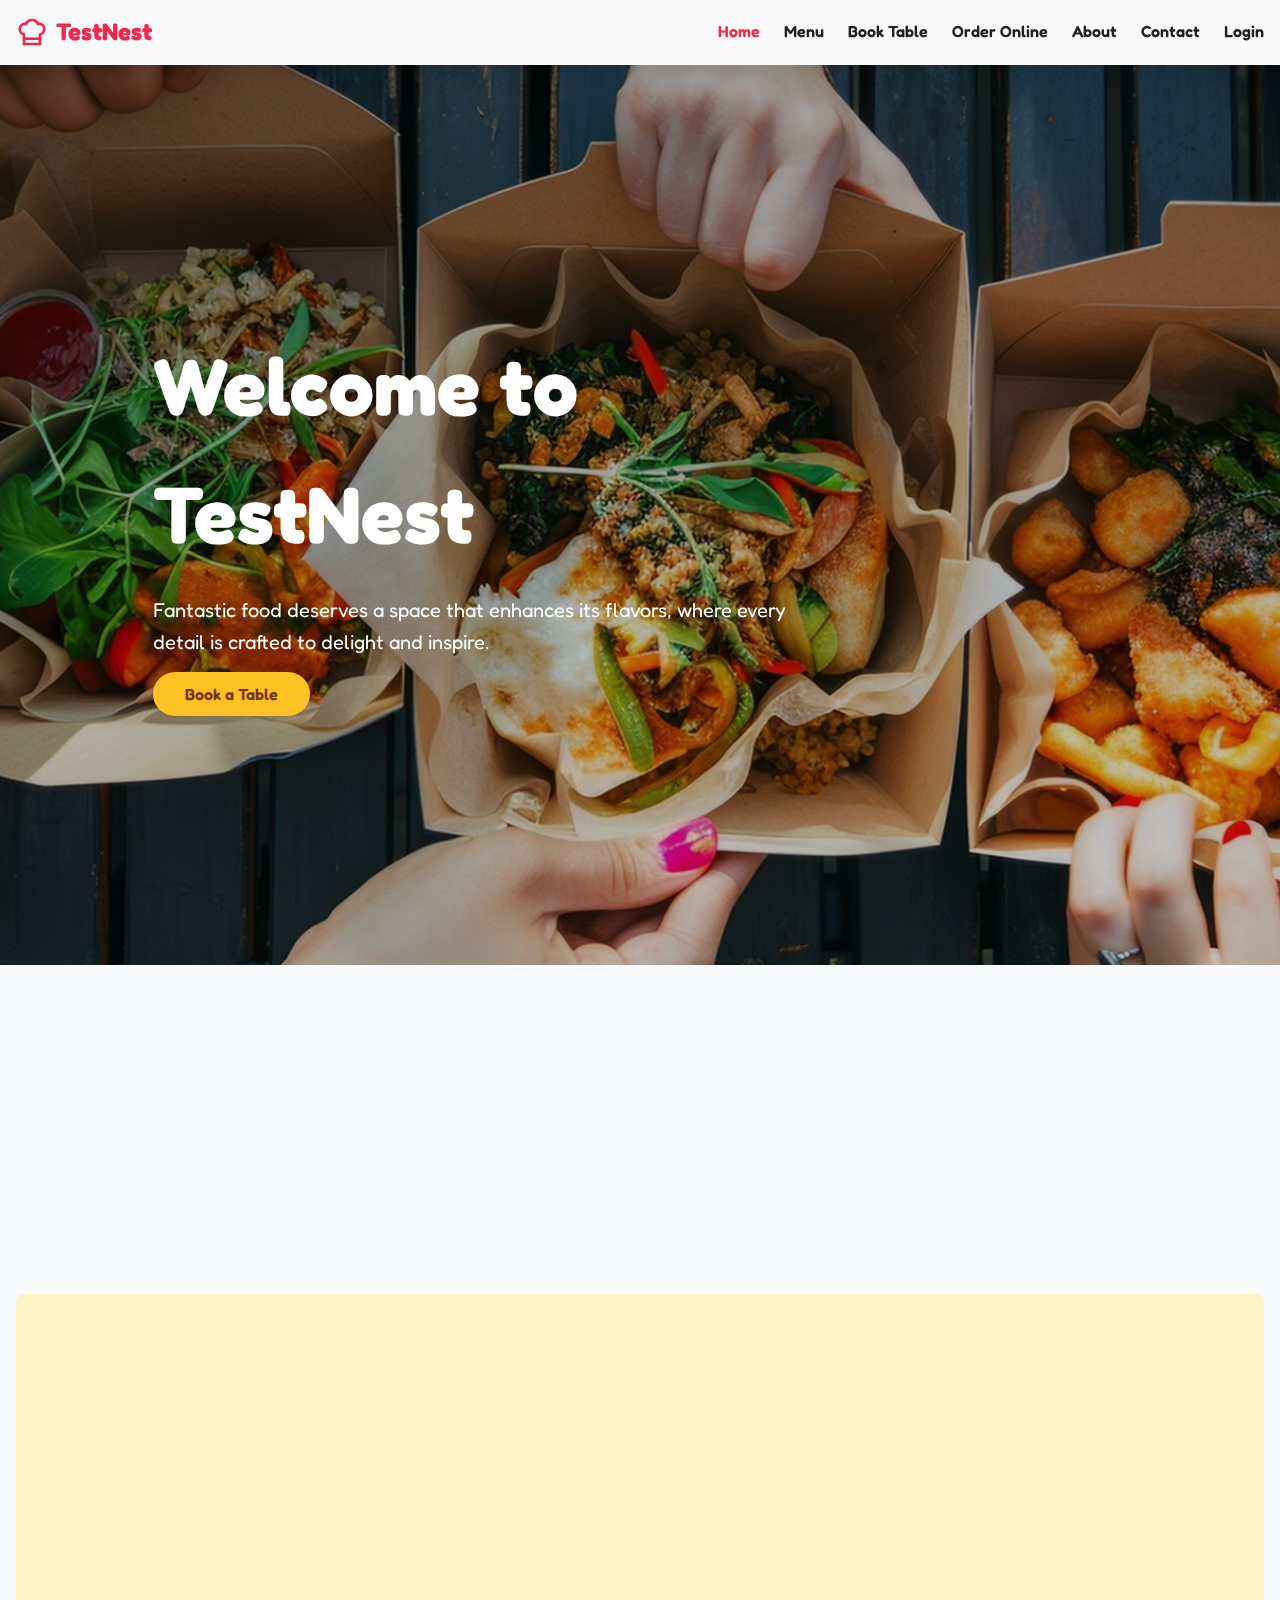
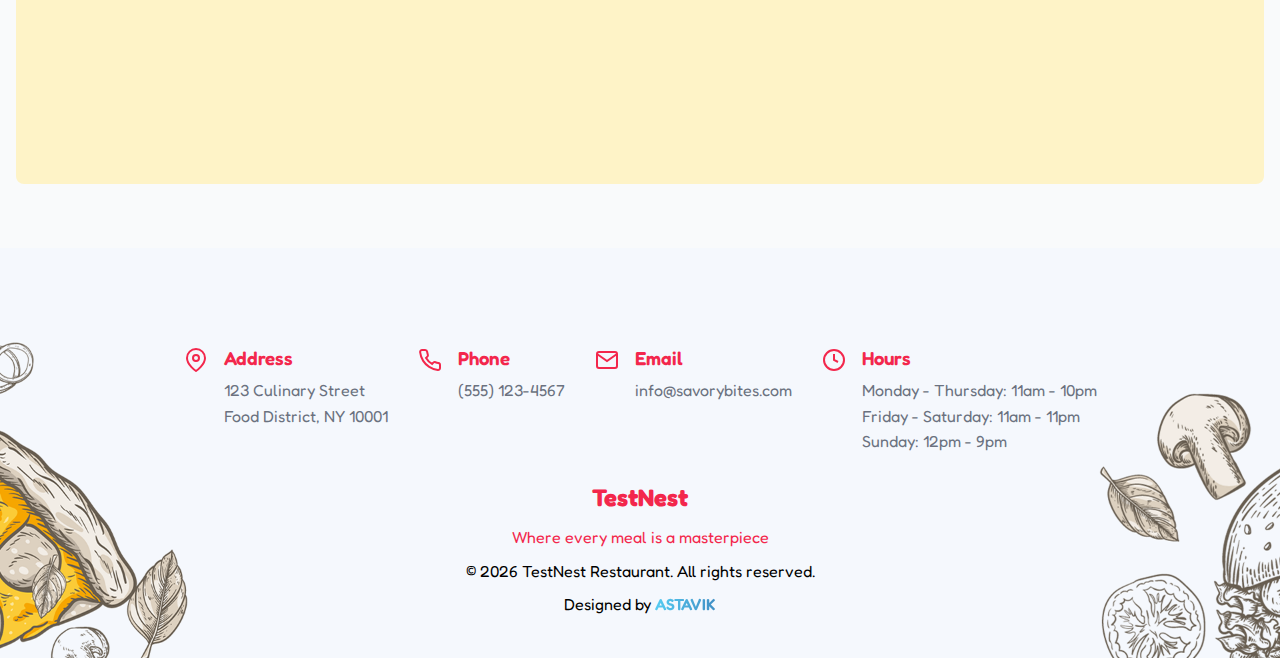
<file: index.html>
<!DOCTYPE html>
<html lang="en">
  <head>
    <meta charset="UTF-8" />
    <meta name="viewport" content="width=device-width, initial-scale=1.0" />

    <!-- coustom css -->
    <link rel="stylesheet" href="styles.css" />

    <!-- aos css -->
    <link href="https://unpkg.com/aos@2.3.1/dist/aos.css" rel="stylesheet" />

    <title>TestNest - Home</title>
  </head>
  <body>
    <!-- Navigation -->
    <nav class="navbar">
      <div class="nav-container">
        <div class="nav-logo">
          <svg
            class="logo-icon"
            viewBox="0 0 24 24"
            fill="none"
            stroke="currentColor"
            stroke-width="2"
          >
            <path
              d="M6 13.87A4 4 0 0 1 7.41 6a5.11 5.11 0 0 1 1.05-1.54 5 5 0 0 1 7.08 0A5.11 5.11 0 0 1 16.59 6 4 4 0 0 1 18 13.87V21H6Z"
            />
            <line x1="6" y1="17" x2="18" y2="17" />
          </svg>
          <span>TestNest</span>
        </div>

        <div class="nav-links" id="navLinks">
          <a href="index.html" class="nav-link">Home</a>
          <a href="menu.html" class="nav-link">Menu</a>
          <a href="booking.html" class="nav-link">Book Table</a>
          <a href="https://www.swiggy.com/" class="nav-link">Order Online</a>
          <a href="about.html" class="nav-link">About</a>
          <a href="contact.html" class="nav-link">Contact</a>
          <a href="login.html" class="nav-link">Login</a>
        </div>

        <button class="mobile-menu-btn" id="mobileMenuBtn">
          <span></span>
          <span></span>
          <span></span>
        </button>
      </div>
    </nav>

    <!-- hero section -->
    <div class="hero">
      <div class="container">
        <div class="hero-content" data-aos="fade-up">
          <h1 data-aos="fade-right">Welcome to TestNest</h1>
          <p data-aos="fade-left">
            Fantastic food deserves a space that enhances its flavors, where
            every detail is crafted to delight and inspire.
          </p>
          <a href="booking.html" class="btn-primary" data-aos="zoom-in">
            Book a Table
          </a>
        </div>
      </div>
    </div>

    <!-- Main Content -->
<main>
  <section class="section-one">
    <div id="homePage" class="page active">
      <div class="container">

        <div class="features">
          <div class="feature-card" data-aos="fade-up">
            <svg class="feature-icon" viewBox="0 0 24 24" fill="none" stroke="currentColor" stroke-width="2">
              <path d="M6 13.87A4 4 0 0 1 7.41 6a5.11 5.11 0 0 1 1.05-1.54 5 5 0 0 1 7.08 0A5.11 5.11 0 0 1 16.59 6 4 4 0 0 1 18 13.87V21H6Z"/>
              <line x1="6" y1="17" x2="18" y2="17" />
            </svg>
            <h3>Expert Chefs</h3>
            <p>Trained professionals crafting delicious meals</p>
          </div>

          <div class="feature-card" data-aos="fade-up" data-aos-delay="150">
            <svg class="feature-icon" viewBox="0 0 24 24" fill="none" stroke="currentColor" stroke-width="2">
              <path d="M3 2v7c0 1.1.9 2 2 2h4a2 2 0 0 0 2-2V2" />
              <path d="M7 2v20" />
              <path d="M21 15V2v0a5 5 0 0 0-5 5v6c0 1.1.9 2 2 2h3Zm0 0v7" />
            </svg>
            <h3>Quality Ingredients</h3>
            <p>Fresh, locally sourced produce daily</p>
          </div>

          <div class="feature-card" data-aos="fade-up" data-aos-delay="300">
            <svg class="feature-icon" viewBox="0 0 24 24" fill="none" stroke="currentColor" stroke-width="2">
              <path d="M20.84 4.61a5.5 5.5 0 0 0-7.78 0L12 5.67l-1.06-1.06a5.5 5.5 0 0 0-7.78 7.78l1.06 1.06L12 21.23l7.78-7.78 1.06-1.06a5.5 5.5 0 0 0 0-7.78z"/>
            </svg>
            <h3>Made with Love</h3>
            <p>Every dish prepared with passion</p>
          </div>
        </div>

        <div class="specialties">
          <h2 data-aos="fade-up">Our Specialties</h2>

          <div class="specialty-grid">
            <div class="specialty-card" data-aos="zoom-in">
              <figure>
                <img src="assets/home page img two.png" alt="">
              </figure>
              <h3>Signature Steaks</h3>
              <p>Premium cuts grilled to perfection</p>
            </div>

            <div class="specialty-card" data-aos="zoom-in" data-aos-delay="150">
              <figure>
                <img src="assets/home page img one.png" alt="">
              </figure>
              <h3>Fresh Seafood</h3>
              <p>Ocean-fresh catches prepared daily</p>
            </div>

            <div class="specialty-card" data-aos="zoom-in" data-aos-delay="300">
              <figure>
                <img src="assets/home page img five.png" alt="">
              </figure>
              <h3>Italian Classics</h3>
              <p>Authentic recipes from Italy</p>
            </div>

            <div class="specialty-card" data-aos="zoom-in" data-aos-delay="450">
              <figure>
                <img src="assets/home page img four.png" alt="">
              </figure>
              <h3>Decadent Desserts</h3>
              <p>Sweet endings to remember</p>
            </div>
          </div>
        </div>

      </div>
    </div>
  </section>
</main>


    <!-- footer -->
    <footer
      class="footer"
      style="background-image: url(assets/footer\ img.png)"
    >
      <div class="footer-wrapper">
        <div class="contact-info-wrapper">
          <div class="contact-info">
            <div class="contact-item">
              <svg
                class="contact-icon"
                viewBox="0 0 24 24"
                fill="none"
                stroke="currentColor"
                stroke-width="2"
              >
                <path d="M21 10c0 7-9 13-9 13s-9-6-9-13a9 9 0 0 1 18 0z" />
                <circle cx="12" cy="10" r="3" />
              </svg>
              <div>
                <h3>Address</h3>
                <p>123 Culinary Street<br />Food District, NY 10001</p>
              </div>
            </div>
            <div class="contact-item">
              <svg
                class="contact-icon"
                viewBox="0 0 24 24"
                fill="none"
                stroke="currentColor"
                stroke-width="2"
              >
                <path
                  d="M22 16.92v3a2 2 0 0 1-2.18 2 19.79 19.79 0 0 1-8.63-3.07 19.5 19.5 0 0 1-6-6 19.79 19.79 0 0 1-3.07-8.67A2 2 0 0 1 4.11 2h3a2 2 0 0 1 2 1.72 12.84 12.84 0 0 0 .7 2.81 2 2 0 0 1-.45 2.11L8.09 9.91a16 16 0 0 0 6 6l1.27-1.27a2 2 0 0 1 2.11-.45 12.84 12.84 0 0 0 2.81.7A2 2 0 0 1 22 16.92z"
                />
              </svg>
              <div>
                <h3>Phone</h3>
                <p>(555) 123-4567</p>
              </div>
            </div>
            <div class="contact-item">
              <svg
                class="contact-icon"
                viewBox="0 0 24 24"
                fill="none"
                stroke="currentColor"
                stroke-width="2"
              >
                <path
                  d="M4 4h16c1.1 0 2 .9 2 2v12c0 1.1-.9 2-2 2H4c-1.1 0-2-.9-2-2V6c0-1.1.9-2 2-2z"
                />
                <polyline points="22,6 12,13 2,6" />
              </svg>
              <div>
                <h3>Email</h3>
                <p>info@savorybites.com</p>
              </div>
            </div>
            <div class="contact-item">
              <svg
                class="contact-icon"
                viewBox="0 0 24 24"
                fill="none"
                stroke="currentColor"
                stroke-width="2"
              >
                <circle cx="12" cy="12" r="10" />
                <polyline points="12 6 12 12 16 14" />
              </svg>
              <div>
                <h3>Hours</h3>
                <p>
                  Monday - Thursday: 11am - 10pm<br />
                  Friday - Saturday: 11am - 11pm<br />
                  Sunday: 12pm - 9pm
                </p>
              </div>
            </div>
          </div>
        </div>
        <div class="footer-content">
          <h3>TestNest</h3>
          <p>Where every meal is a masterpiece</p>
          <p class="copyright">
            &copy; 2026 TestNest Restaurant. All rights reserved.
          </p>
          <p class="designer">
            Designed by <span class="gradient-animated">ASTAVIK</span>
          </p>
        </div>
      </div>
    </footer>

    <!-- aos -->
    <script src="https://unpkg.com/aos@2.3.4/dist/aos.js"></script>

    <script>
      AOS.init({
        duration: 1000,
        easing: "ease-in-out",
        once: true,
        offset: 120,
      });
    </script>

    <script src="script.js"></script>
  </body>
</html>
</file>
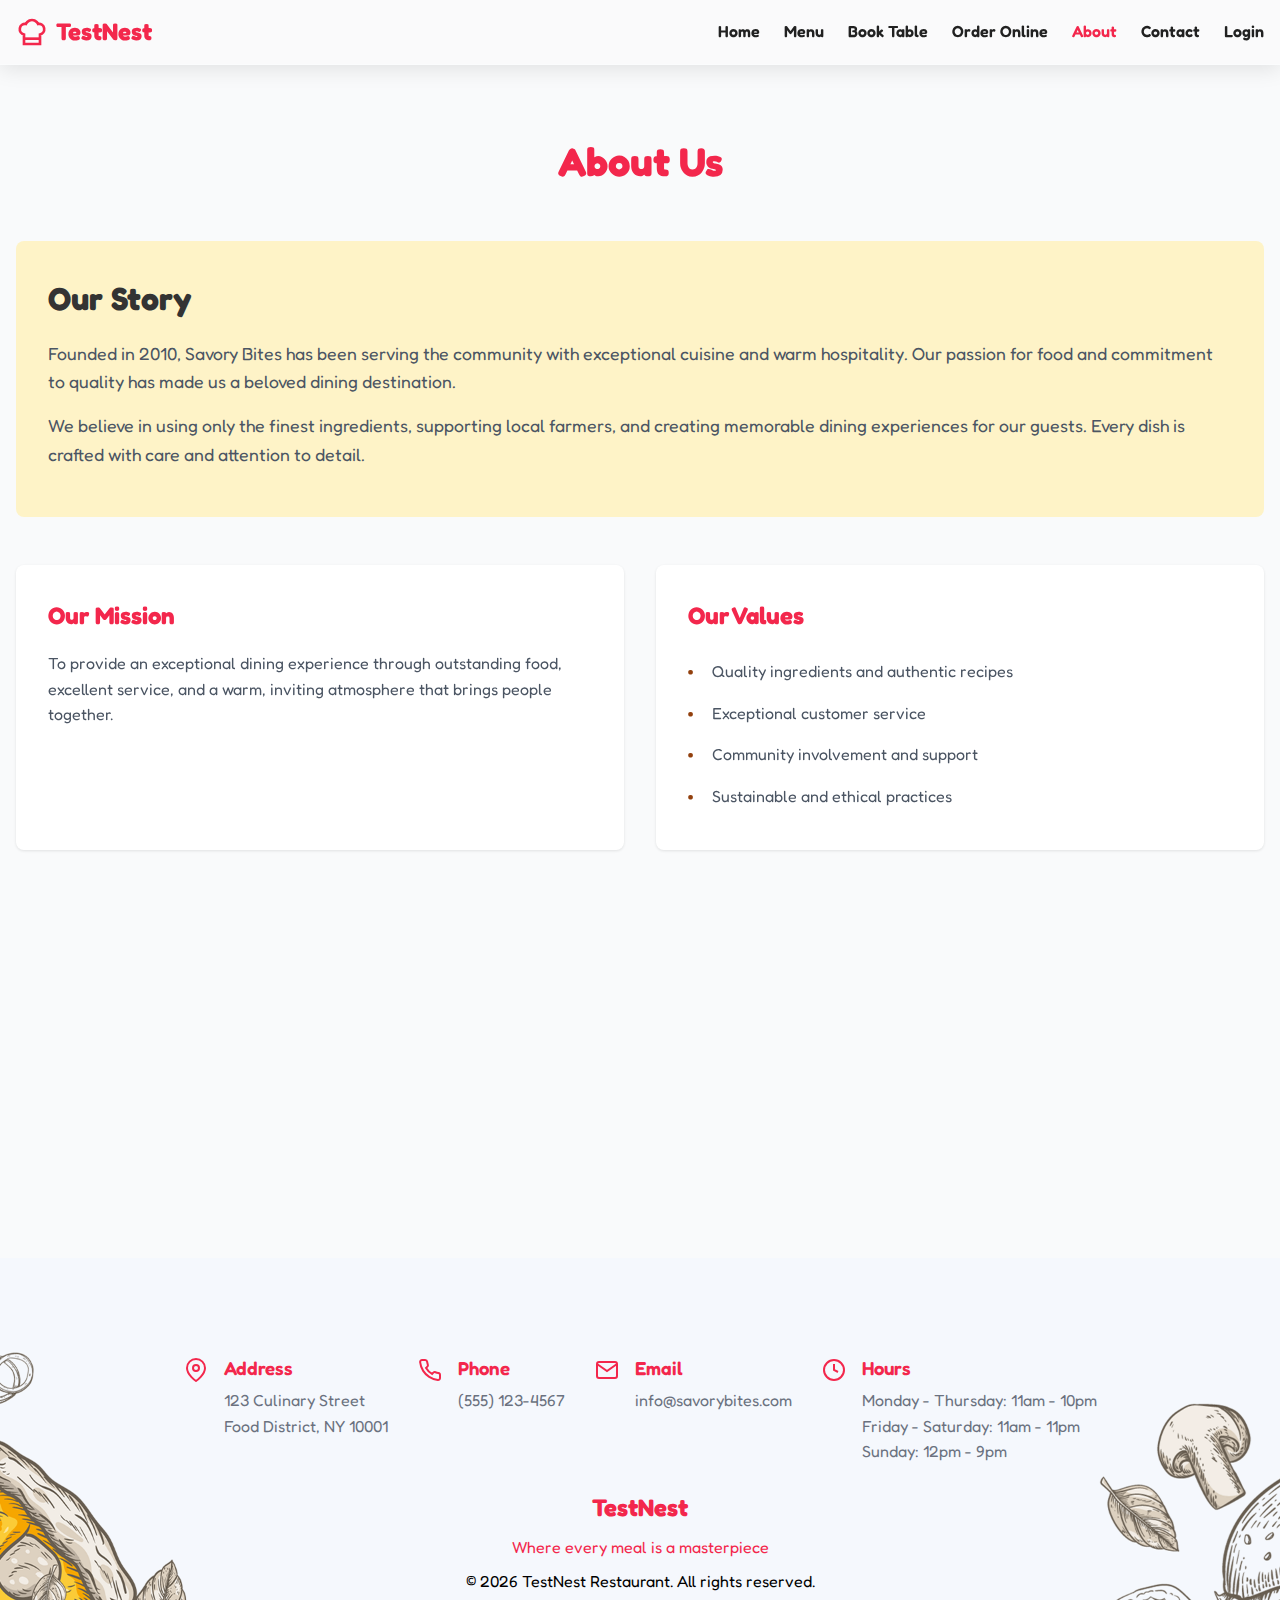
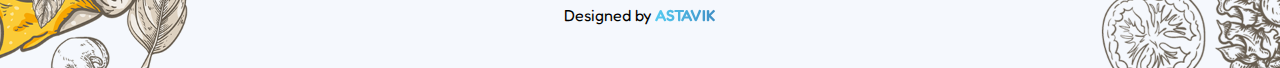
<file: about.html>
<!DOCTYPE html>
<html lang="en">
  <head>
    <meta charset="UTF-8" />
    <meta name="viewport" content="width=device-width, initial-scale=1.0" />
      
    <!-- coustom css -->
    <link rel="stylesheet" href="styles.css" />

    <!-- aos css -->
    <link href="https://unpkg.com/aos@2.3.1/dist/aos.css" rel="stylesheet" />

    <title>TestNest - About Us</title>
  </head>
  <body>
    <!-- Navigation -->
    <nav class="navbar">
      <div class="nav-container">
        <div class="nav-logo">
          <svg
            class="logo-icon"
            viewBox="0 0 24 24"
            fill="none"
            stroke="currentColor"
            stroke-width="2"
          >
            <path
              d="M6 13.87A4 4 0 0 1 7.41 6a5.11 5.11 0 0 1 1.05-1.54 5 5 0 0 1 7.08 0A5.11 5.11 0 0 1 16.59 6 4 4 0 0 1 18 13.87V21H6Z"
            />
            <line x1="6" y1="17" x2="18" y2="17" />
          </svg>
          <span>TestNest</span>
        </div>

        <div class="nav-links" id="navLinks">
          <a href="home.html" class="nav-link">Home</a>
          <a href="menu.html" class="nav-link">Menu</a>
          <a href="booking.html" class="nav-link">Book Table</a>
          <a href="https://www.swiggy.com/" class="nav-link">Order Online</a>
          <a href="about.html" class="nav-link">About</a>
          <a href="contact.html" class="nav-link">Contact</a>
          <a href="login.html" class="nav-link">Login</a>
        </div>

        <button class="mobile-menu-btn" id="mobileMenuBtn">
          <span></span>
          <span></span>
          <span></span>
        </button>
      </div>
    </nav>

    <!-- Main Content -->
 <main>
  <div class="container">

    <h1 class="page-title" style="color: #f3274c" data-aos="fade-down">
      About Us
    </h1>

    <!-- Our Story -->
    <div class="about-story" data-aos="fade-up">
      <h2>Our Story</h2>
      <p>
        Founded in 2010, Savory Bites has been serving the community with
        exceptional cuisine and warm hospitality. Our passion for food and
        commitment to quality has made us a beloved dining destination.
      </p>
      <p>
        We believe in using only the finest ingredients, supporting local
        farmers, and creating memorable dining experiences for our guests.
        Every dish is crafted with care and attention to detail.
      </p>
    </div>

    <!-- Mission and Values -->
    <div class="about-values">
      <div class="value-card" data-aos="fade-right">
        <h3>Our Mission</h3>
        <p>
          To provide an exceptional dining experience through outstanding
          food, excellent service, and a warm, inviting atmosphere that
          brings people together.
        </p>
      </div>

      <div class="value-card" data-aos="fade-left">
        <h3>Our Values</h3>
        <ul>
          <li>Quality ingredients and authentic recipes</li>
          <li>Exceptional customer service</li>
          <li>Community involvement and support</li>
          <li>Sustainable and ethical practices</li>
        </ul>
      </div>
    </div>

    <!-- Team Section -->
    <div class="team-section">
      <h2 data-aos="fade-up">Meet Our Team</h2>

      <div class="team-grid">
        <div class="team-member" data-aos="zoom-in">
          <div class="team-avatar">
            <svg viewBox="0 0 24 24" fill="none" stroke="currentColor" stroke-width="2">
              <path
                d="M6 13.87A4 4 0 0 1 7.41 6a5.11 5.11 0 0 1 1.05-1.54 5 5 0 0 1 7.08 0A5.11 5.11 0 0 1 16.59 6 4 4 0 0 1 18 13.87V21H6Z"
              />
            </svg>
          </div>
          <h3>Chef Marco Rossi</h3>
          <p>Head Chef</p>
        </div>

        <div class="team-member" data-aos="zoom-in" data-aos-delay="150">
          <div class="team-avatar">
            <svg viewBox="0 0 24 24" fill="none" stroke="currentColor" stroke-width="2">
              <path d="M20 21v-2a4 4 0 0 0-4-4H8a4 4 0 0 0-4 4v2" />
              <circle cx="12" cy="7" r="4" />
            </svg>
          </div>
          <h3>Sarah Johnson</h3>
          <p>Restaurant Manager</p>
        </div>

        <div class="team-member" data-aos="zoom-in" data-aos-delay="300">
          <div class="team-avatar">
            <svg viewBox="0 0 24 24" fill="none" stroke="currentColor" stroke-width="2">
              <path
                d="M6 13.87A4 4 0 0 1 7.41 6a5.11 5.11 0 0 1 1.05-1.54 5 5 0 0 1 7.08 0A5.11 5.11 0 0 1 16.59 6 4 4 0 0 1 18 13.87V21H6Z"
              />
            </svg>
          </div>
          <h3>Chef Marie Laurent</h3>
          <p>Pastry Chef</p>
        </div>
      </div>
    </div>

  </div>
</main>


    <!-- Footer -->
    <footer
      class="footer"
      style="background-image: url(assets/footer\ img.png)"
    >
      <div class="footer-wrapper">
        <div class="contact-info-wrapper">
          <div class="contact-info">
            <div class="contact-item">
              <svg
                class="contact-icon"
                viewBox="0 0 24 24"
                fill="none"
                stroke="currentColor"
                stroke-width="2"
              >
                <path d="M21 10c0 7-9 13-9 13s-9-6-9-13a9 9 0 0 1 18 0z" />
                <circle cx="12" cy="10" r="3" />
              </svg>
              <div>
                <h3>Address</h3>
                <p>123 Culinary Street<br />Food District, NY 10001</p>
              </div>
            </div>
            <div class="contact-item">
              <svg
                class="contact-icon"
                viewBox="0 0 24 24"
                fill="none"
                stroke="currentColor"
                stroke-width="2"
              >
                <path
                  d="M22 16.92v3a2 2 0 0 1-2.18 2 19.79 19.79 0 0 1-8.63-3.07 19.5 19.5 0 0 1-6-6 19.79 19.79 0 0 1-3.07-8.67A2 2 0 0 1 4.11 2h3a2 2 0 0 1 2 1.72 12.84 12.84 0 0 0 .7 2.81 2 2 0 0 1-.45 2.11L8.09 9.91a16 16 0 0 0 6 6l1.27-1.27a2 2 0 0 1 2.11-.45 12.84 12.84 0 0 0 2.81.7A2 2 0 0 1 22 16.92z"
                />
              </svg>
              <div>
                <h3>Phone</h3>
                <p>(555) 123-4567</p>
              </div>
            </div>
            <div class="contact-item">
              <svg
                class="contact-icon"
                viewBox="0 0 24 24"
                fill="none"
                stroke="currentColor"
                stroke-width="2"
              >
                <path
                  d="M4 4h16c1.1 0 2 .9 2 2v12c0 1.1-.9 2-2 2H4c-1.1 0-2-.9-2-2V6c0-1.1.9-2 2-2z"
                />
                <polyline points="22,6 12,13 2,6" />
              </svg>
              <div>
                <h3>Email</h3>
                <p>info@savorybites.com</p>
              </div>
            </div>
            <div class="contact-item">
              <svg
                class="contact-icon"
                viewBox="0 0 24 24"
                fill="none"
                stroke="currentColor"
                stroke-width="2"
              >
                <circle cx="12" cy="12" r="10" />
                <polyline points="12 6 12 12 16 14" />
              </svg>
              <div>
                <h3>Hours</h3>
                <p>
                  Monday - Thursday: 11am - 10pm<br />
                  Friday - Saturday: 11am - 11pm<br />
                  Sunday: 12pm - 9pm
                </p>
              </div>
            </div>
          </div>
        </div>
        <div class="footer-content">
          <h3>TestNest</h3>
          <p>Where every meal is a masterpiece</p>
          <p class="copyright">
            &copy; 2026 TestNest Restaurant. All rights reserved.
          </p>
          <p class="designer">
            Designed by <span class="gradient-animated">ASTAVIK</span>
          </p>
        </div>
      </div>
    </footer>

    <script src="https://unpkg.com/aos@2.3.4/dist/aos.js"></script>

    <script>
      AOS.init({
        duration: 1000,
        easing: "ease-in-out",
        once: true,
        offset: 120,
      });
    </script>

    <script src="script.js"></script>
  </body>
</html>
</file>
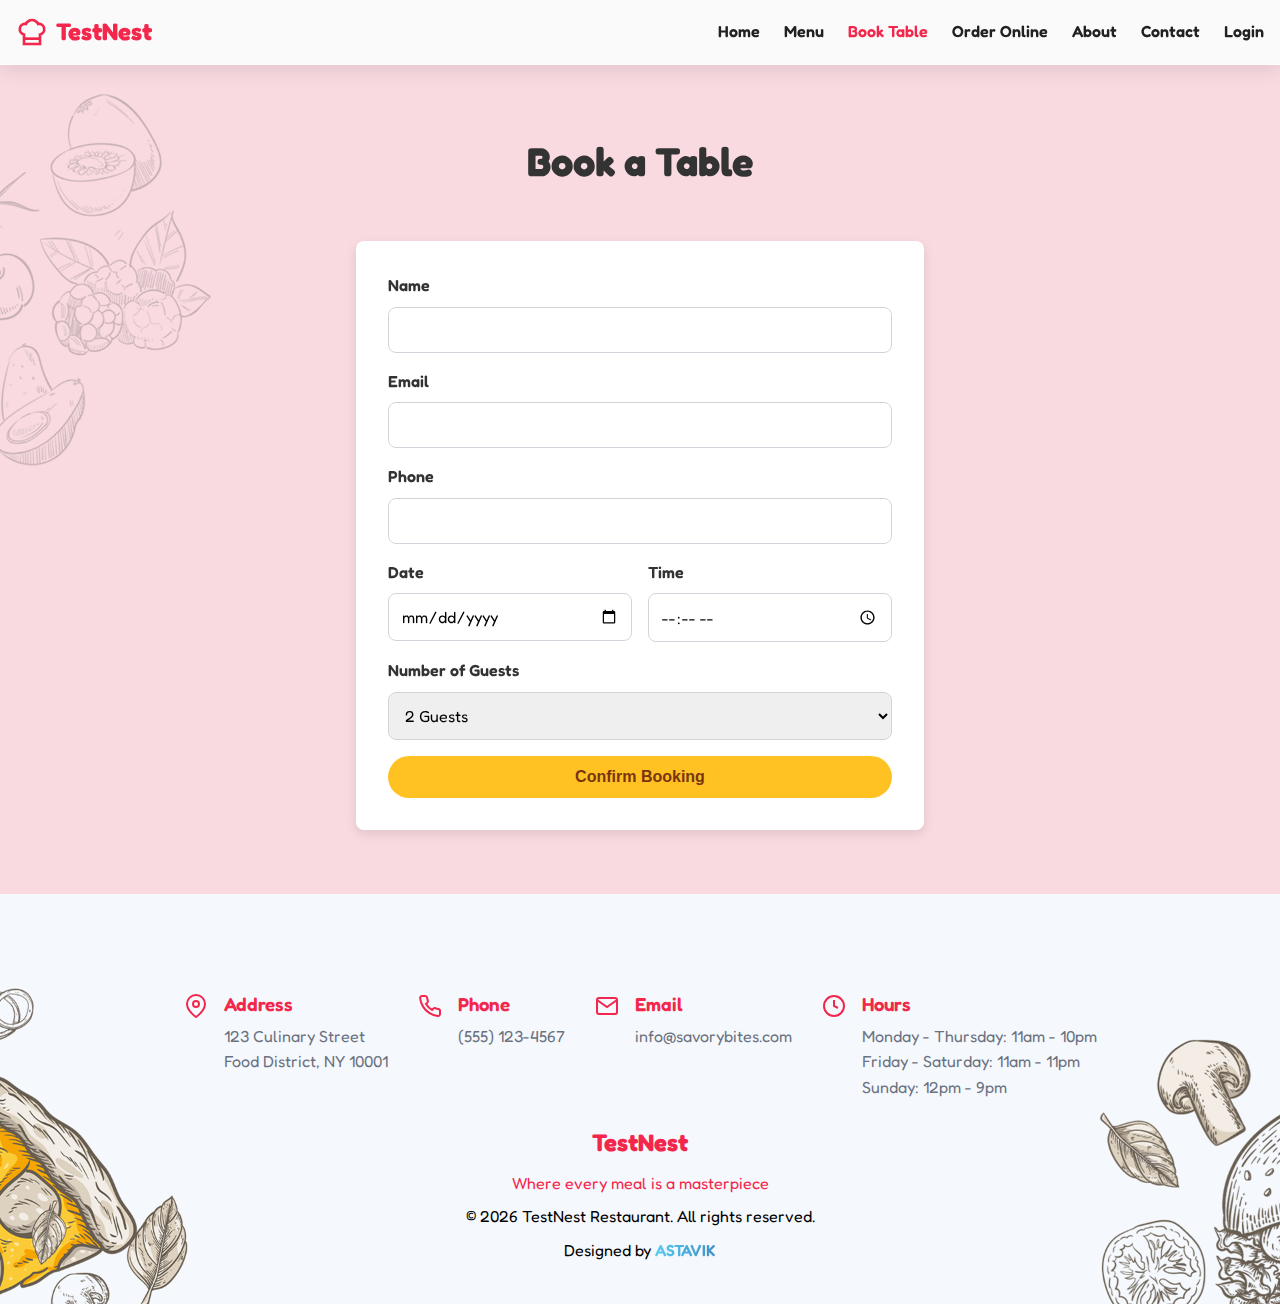
<file: booking.html>
<!DOCTYPE html>
<html lang="en">
  <head>
    <meta charset="UTF-8" />
    <meta name="viewport" content="width=device-width, initial-scale=1.0" />
    <!-- coustom css -->
    <link rel="stylesheet" href="styles.css" />

    <!-- aos css -->
    <link href="https://unpkg.com/aos@2.3.1/dist/aos.css" rel="stylesheet" />
    <title>TestNest - Book Table</title>
  </head>
  <body>
    <!-- Navigation -->
    <nav class="navbar">
      <div class="nav-container">
        <div class="nav-logo">
          <svg
            class="logo-icon"
            viewBox="0 0 24 24"
            fill="none"
            stroke="currentColor"
            stroke-width="2"
          >
            <path
              d="M6 13.87A4 4 0 0 1 7.41 6a5.11 5.11 0 0 1 1.05-1.54 5 5 0 0 1 7.08 0A5.11 5.11 0 0 1 16.59 6 4 4 0 0 1 18 13.87V21H6Z"
            />
            <line x1="6" y1="17" x2="18" y2="17" />
          </svg>
          <span>TestNest</span>
        </div>

        <div class="nav-links" id="navLinks">
          <a href="home.html" class="nav-link">Home</a>
          <a href="menu.html" class="nav-link">Menu</a>
          <a href="booking.html" class="nav-link">Book Table</a>
          <a href="https://www.swiggy.com/" class="nav-link">Order Online</a>
          <a href="about.html" class="nav-link">About</a>
          <a href="contact.html" class="nav-link">Contact</a>
          <a href="login.html" class="nav-link">Login</a>
        </div>

        <button class="mobile-menu-btn" id="mobileMenuBtn">
          <span></span>
          <span></span>
          <span></span>
        </button>
      </div>
    </nav>

    <!-- Main Content -->
    <main>
      <section
        class="booking-section"
        style="background-image: url(assets/booking\ background\ img.png)"
        data-aos="fade-in"
      >
        <div class="container-small">
          <h1 class="page-title" data-aos="fade-down">Book a Table</h1>

          <div class="form-card" data-aos="zoom-in">
            <div class="form-group" data-aos="fade-up">
              <label>Name</label>
              <input type="text" id="bookingName" required />
            </div>

            <div class="form-group" data-aos="fade-up" data-aos-delay="100">
              <label>Email</label>
              <input type="email" id="bookingEmail" required />
            </div>

            <div class="form-group" data-aos="fade-up" data-aos-delay="200">
              <label>Phone</label>
              <input type="tel" id="bookingPhone" required />
            </div>

            <div class="form-row">
              <div class="form-group" data-aos="fade-right">
                <label>Date</label>
                <input type="date" id="bookingDate" required />
              </div>

              <div class="form-group" data-aos="fade-left">
                <label>Time</label>
                <input type="time" id="bookingTime" required />
              </div>
            </div>

            <div class="form-group" data-aos="fade-up">
              <label>Number of Guests</label>
              <select id="bookingGuests">
                <option value="1">1 Guest</option>
                <option value="2" selected>2 Guests</option>
                <option value="3">3 Guests</option>
                <option value="4">4 Guests</option>
                <option value="5">5 Guests</option>
                <option value="6">6 Guests</option>
                <option value="7">7 Guests</option>
                <option value="8">8 Guests</option>
              </select>
            </div>

            <button
              class="btn-primary btn-full"
              data-aos="zoom-in"
              data-aos-delay="200"
              onclick="submitBooking()"
            >
              Confirm Booking
            </button>
          </div>
        </div>
      </section>
    </main>

    <!-- footer -->
    <footer
      class="footer"
      style="background-image: url(assets/footer\ img.png)"
    >
      <div class="footer-wrapper">
        <div class="contact-info-wrapper">
          <div class="contact-info">
            <div class="contact-item">
              <svg
                class="contact-icon"
                viewBox="0 0 24 24"
                fill="none"
                stroke="currentColor"
                stroke-width="2"
              >
                <path d="M21 10c0 7-9 13-9 13s-9-6-9-13a9 9 0 0 1 18 0z" />
                <circle cx="12" cy="10" r="3" />
              </svg>
              <div>
                <h3>Address</h3>
                <p>123 Culinary Street<br />Food District, NY 10001</p>
              </div>
            </div>
            <div class="contact-item">
              <svg
                class="contact-icon"
                viewBox="0 0 24 24"
                fill="none"
                stroke="currentColor"
                stroke-width="2"
              >
                <path
                  d="M22 16.92v3a2 2 0 0 1-2.18 2 19.79 19.79 0 0 1-8.63-3.07 19.5 19.5 0 0 1-6-6 19.79 19.79 0 0 1-3.07-8.67A2 2 0 0 1 4.11 2h3a2 2 0 0 1 2 1.72 12.84 12.84 0 0 0 .7 2.81 2 2 0 0 1-.45 2.11L8.09 9.91a16 16 0 0 0 6 6l1.27-1.27a2 2 0 0 1 2.11-.45 12.84 12.84 0 0 0 2.81.7A2 2 0 0 1 22 16.92z"
                />
              </svg>
              <div>
                <h3>Phone</h3>
                <p>(555) 123-4567</p>
              </div>
            </div>
            <div class="contact-item">
              <svg
                class="contact-icon"
                viewBox="0 0 24 24"
                fill="none"
                stroke="currentColor"
                stroke-width="2"
              >
                <path
                  d="M4 4h16c1.1 0 2 .9 2 2v12c0 1.1-.9 2-2 2H4c-1.1 0-2-.9-2-2V6c0-1.1.9-2 2-2z"
                />
                <polyline points="22,6 12,13 2,6" />
              </svg>
              <div>
                <h3>Email</h3>
                <p>info@savorybites.com</p>
              </div>
            </div>
            <div class="contact-item">
              <svg
                class="contact-icon"
                viewBox="0 0 24 24"
                fill="none"
                stroke="currentColor"
                stroke-width="2"
              >
                <circle cx="12" cy="12" r="10" />
                <polyline points="12 6 12 12 16 14" />
              </svg>
              <div>
                <h3>Hours</h3>
                <p>
                  Monday - Thursday: 11am - 10pm<br />
                  Friday - Saturday: 11am - 11pm<br />
                  Sunday: 12pm - 9pm
                </p>
              </div>
            </div>
          </div>
        </div>
        <div class="footer-content">
          <h3>TestNest</h3>
          <p>Where every meal is a masterpiece</p>
          <p class="copyright">
            &copy; 2026 TestNest Restaurant. All rights reserved.
          </p>
          <p class="designer">
            Designed by <span class="gradient-animated">ASTAVIK</span>
          </p>
        </div>
      </div>
    </footer>

    <script src="https://unpkg.com/aos@2.3.4/dist/aos.js"></script>

    <script>
      AOS.init({
        duration: 1000,
        easing: "ease-in-out",
        once: true,
        offset: 120,
      });
    </script>
    <script src="script.js"></script>
  </body>
</html>
</file>
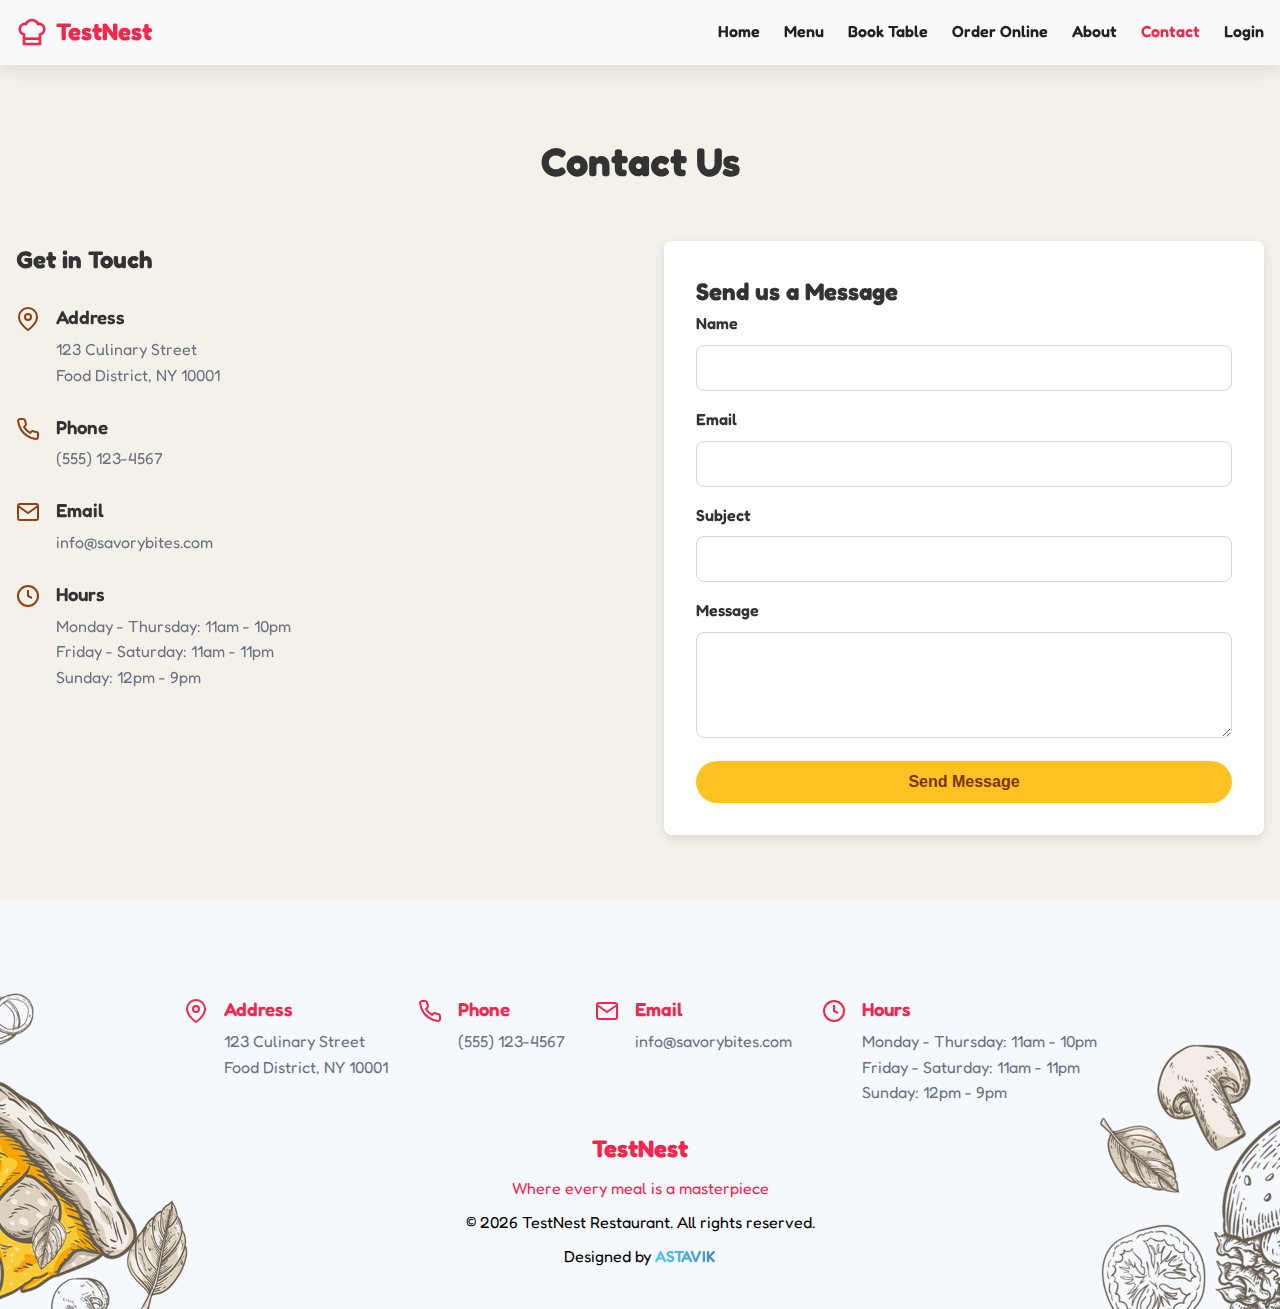
<file: contact.html>
<!DOCTYPE html>
<html lang="en">
  <head>
    <meta charset="UTF-8" />
    <meta name="viewport" content="width=device-width, initial-scale=1.0" />

    <!-- coustom css -->
    <link rel="stylesheet" href="styles.css" />

    <!-- aos css -->
    <link href="https://unpkg.com/aos@2.3.1/dist/aos.css" rel="stylesheet" />

    <title>TestNest - Contact</title>
  </head>
  <body>
    <!-- Navigation -->
    <nav class="navbar">
      <div class="nav-container">
        <div class="nav-logo">
          <svg
            class="logo-icon"
            viewBox="0 0 24 24"
            fill="none"
            stroke="currentColor"
            stroke-width="2"
          >
            <path
              d="M6 13.87A4 4 0 0 1 7.41 6a5.11 5.11 0 0 1 1.05-1.54 5 5 0 0 1 7.08 0A5.11 5.11 0 0 1 16.59 6 4 4 0 0 1 18 13.87V21H6Z"
            />
            <line x1="6" y1="17" x2="18" y2="17" />
          </svg>
          <span>TestNest</span>
        </div>

        <div class="nav-links" id="navLinks">
          <a href="home.html" class="nav-link">Home</a>
          <a href="menu.html" class="nav-link">Menu</a>
          <a href="booking.html" class="nav-link">Book Table</a>
          <a href="https://www.swiggy.com/" class="nav-link">Order Online</a>
          <a href="about.html" class="nav-link">About</a>
          <a href="contact.html" class="nav-link">Contact</a>
          <a href="login.html" class="nav-link">Login</a>
        </div>

        <button class="mobile-menu-btn" id="mobileMenuBtn">
          <span></span>
          <span></span>
          <span></span>
        </button>
      </div>
    </nav>

    <!-- Main Content -->
    <main>
      <section class="contact-us-section" style="background-color: #f4f1ea">
        <div class="container">
          <h1 class="page-title" data-aos="fade-down">Contact Us</h1>

          <div class="contact-grid">
            <!-- Contact Information -->
            <div class="contact-info" data-aos="fade-right">
              <h2>Get in Touch</h2>

              <div class="contact-item" data-aos="fade-up">
                <svg
                  class="contact-icon"
                  viewBox="0 0 24 24"
                  fill="none"
                  stroke="currentColor"
                  stroke-width="2"
                >
                  <path d="M21 10c0 7-9 13-9 13s-9-6-9-13a9 9 0 0 1 18 0z" />
                  <circle cx="12" cy="10" r="3" />
                </svg>
                <div>
                  <h3>Address</h3>
                  <p>123 Culinary Street<br />Food District, NY 10001</p>
                </div>
              </div>

              <div class="contact-item" data-aos="fade-up" data-aos-delay="100">
                <svg
                  class="contact-icon"
                  viewBox="0 0 24 24"
                  fill="none"
                  stroke="currentColor"
                  stroke-width="2"
                >
                  <path
                    d="M22 16.92v3a2 2 0 0 1-2.18 2 19.79 19.79 0 0 1-8.63-3.07 19.5 19.5 0 0 1-6-6 19.79 19.79 0 0 1-3.07-8.67A2 2 0 0 1 4.11 2h3a2 2 0 0 1 2 1.72 12.84 12.84 0 0 0 .7 2.81 2 2 0 0 1-.45 2.11L8.09 9.91a16 16 0 0 0 6 6l1.27-1.27a2 2 0 0 1 2.11-.45 12.84 12.84 0 0 0 2.81.7A2 2 0 0 1 22 16.92z"
                  />
                </svg>
                <div>
                  <h3>Phone</h3>
                  <p>(555) 123-4567</p>
                </div>
              </div>

              <div class="contact-item" data-aos="fade-up" data-aos-delay="200">
                <svg
                  class="contact-icon"
                  viewBox="0 0 24 24"
                  fill="none"
                  stroke="currentColor"
                  stroke-width="2"
                >
                  <path
                    d="M4 4h16c1.1 0 2 .9 2 2v12c0 1.1-.9 2-2 2H4c-1.1 0-2-.9-2-2V6c0-1.1.9-2 2-2z"
                  />
                  <polyline points="22,6 12,13 2,6" />
                </svg>
                <div>
                  <h3>Email</h3>
                  <p>info@savorybites.com</p>
                </div>
              </div>

              <div class="contact-item" data-aos="fade-up" data-aos-delay="300">
                <svg
                  class="contact-icon"
                  viewBox="0 0 24 24"
                  fill="none"
                  stroke="currentColor"
                  stroke-width="2"
                >
                  <circle cx="12" cy="12" r="10" />
                  <polyline points="12 6 12 12 16 14" />
                </svg>
                <div>
                  <h3>Hours</h3>
                  <p>
                    Monday - Thursday: 11am - 10pm<br />
                    Friday - Saturday: 11am - 11pm<br />
                    Sunday: 12pm - 9pm
                  </p>
                </div>
              </div>
            </div>

            <!-- Contact Form -->
            <div class="form-card" data-aos="fade-left">
              <h2>Send us a Message</h2>

              <div class="form-group" data-aos="fade-up">
                <label>Name</label>
                <input type="text" id="contactName" required />
              </div>

              <div class="form-group" data-aos="fade-up" data-aos-delay="100">
                <label>Email</label>
                <input type="email" id="contactEmail" required />
              </div>

              <div class="form-group" data-aos="fade-up" data-aos-delay="200">
                <label>Subject</label>
                <input type="text" id="contactSubject" required />
              </div>

              <div class="form-group" data-aos="fade-up" data-aos-delay="300">
                <label>Message</label>
                <textarea id="contactMessage" rows="4" required></textarea>
              </div>

              <button
                class="btn-primary btn-full"
                data-aos="zoom-in"
                data-aos-delay="400"
                onclick="submitContact()"
              >
                Send Message
              </button>
            </div>
          </div>
        </div>
      </section>
    </main>

    <!-- Footer -->
    <footer
      class="footer"
      style="background-image: url(assets/footer\ img.png)"
    >
      <div class="footer-wrapper">
        <div class="contact-info-wrapper">
          <div class="contact-info">
            <div class="contact-item">
              <svg
                class="contact-icon"
                viewBox="0 0 24 24"
                fill="none"
                stroke="currentColor"
                stroke-width="2"
              >
                <path d="M21 10c0 7-9 13-9 13s-9-6-9-13a9 9 0 0 1 18 0z" />
                <circle cx="12" cy="10" r="3" />
              </svg>
              <div>
                <h3>Address</h3>
                <p>123 Culinary Street<br />Food District, NY 10001</p>
              </div>
            </div>
            <div class="contact-item">
              <svg
                class="contact-icon"
                viewBox="0 0 24 24"
                fill="none"
                stroke="currentColor"
                stroke-width="2"
              >
                <path
                  d="M22 16.92v3a2 2 0 0 1-2.18 2 19.79 19.79 0 0 1-8.63-3.07 19.5 19.5 0 0 1-6-6 19.79 19.79 0 0 1-3.07-8.67A2 2 0 0 1 4.11 2h3a2 2 0 0 1 2 1.72 12.84 12.84 0 0 0 .7 2.81 2 2 0 0 1-.45 2.11L8.09 9.91a16 16 0 0 0 6 6l1.27-1.27a2 2 0 0 1 2.11-.45 12.84 12.84 0 0 0 2.81.7A2 2 0 0 1 22 16.92z"
                />
              </svg>
              <div>
                <h3>Phone</h3>
                <p>(555) 123-4567</p>
              </div>
            </div>
            <div class="contact-item">
              <svg
                class="contact-icon"
                viewBox="0 0 24 24"
                fill="none"
                stroke="currentColor"
                stroke-width="2"
              >
                <path
                  d="M4 4h16c1.1 0 2 .9 2 2v12c0 1.1-.9 2-2 2H4c-1.1 0-2-.9-2-2V6c0-1.1.9-2 2-2z"
                />
                <polyline points="22,6 12,13 2,6" />
              </svg>
              <div>
                <h3>Email</h3>
                <p>info@savorybites.com</p>
              </div>
            </div>
            <div class="contact-item">
              <svg
                class="contact-icon"
                viewBox="0 0 24 24"
                fill="none"
                stroke="currentColor"
                stroke-width="2"
              >
                <circle cx="12" cy="12" r="10" />
                <polyline points="12 6 12 12 16 14" />
              </svg>
              <div>
                <h3>Hours</h3>
                <p>
                  Monday - Thursday: 11am - 10pm<br />
                  Friday - Saturday: 11am - 11pm<br />
                  Sunday: 12pm - 9pm
                </p>
              </div>
            </div>
          </div>
        </div>
        <div class="footer-content">
          <h3>TestNest</h3>
          <p>Where every meal is a masterpiece</p>
          <p class="copyright">
            &copy; 2026 TestNest Restaurant. All rights reserved.
          </p>
          <p class="designer">
            Designed by <span class="gradient-animated">ASTAVIK</span>
          </p>
        </div>
      </div>
    </footer>

    <script src="https://unpkg.com/aos@2.3.4/dist/aos.js"></script>

    <script>
      AOS.init({
        duration: 1000,
        easing: "ease-in-out",
        once: true,
        offset: 120,
      });
    </script>

    <script src="script.js"></script>
  </body>
</html>
</file>
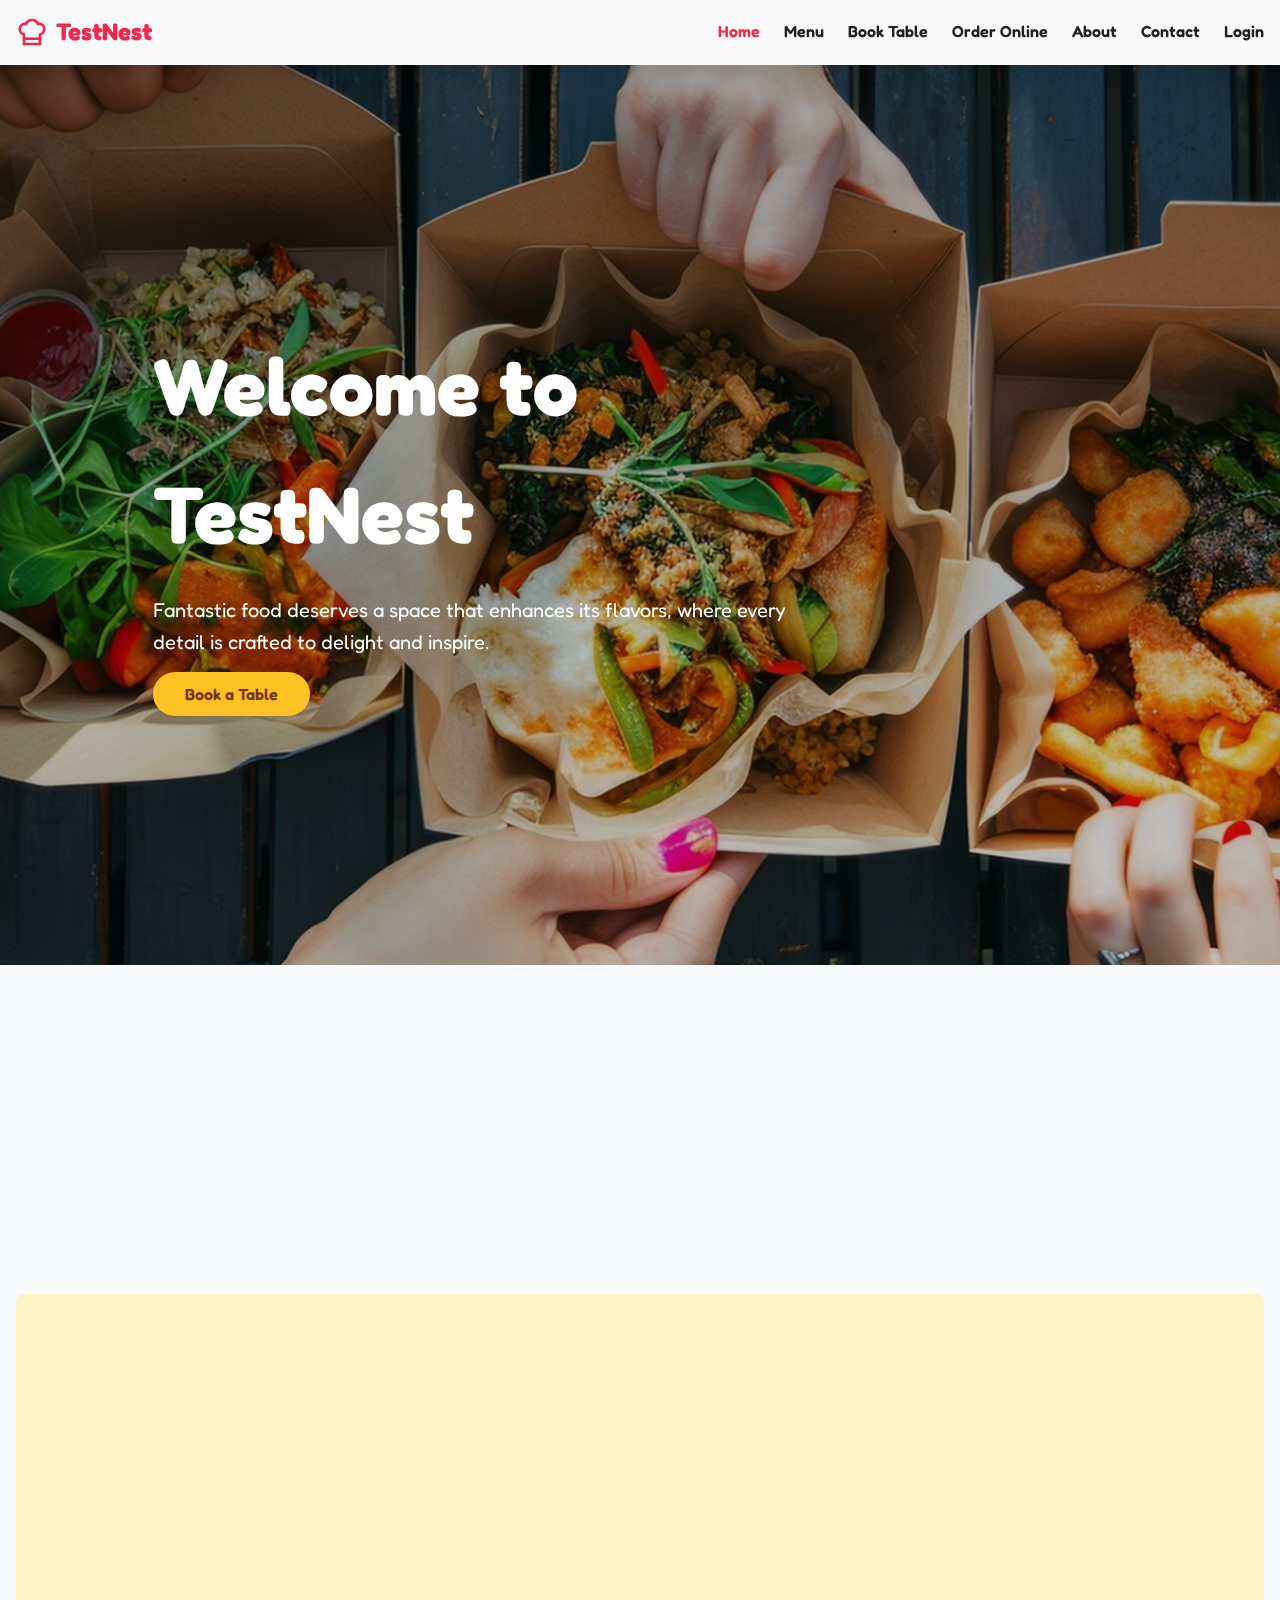
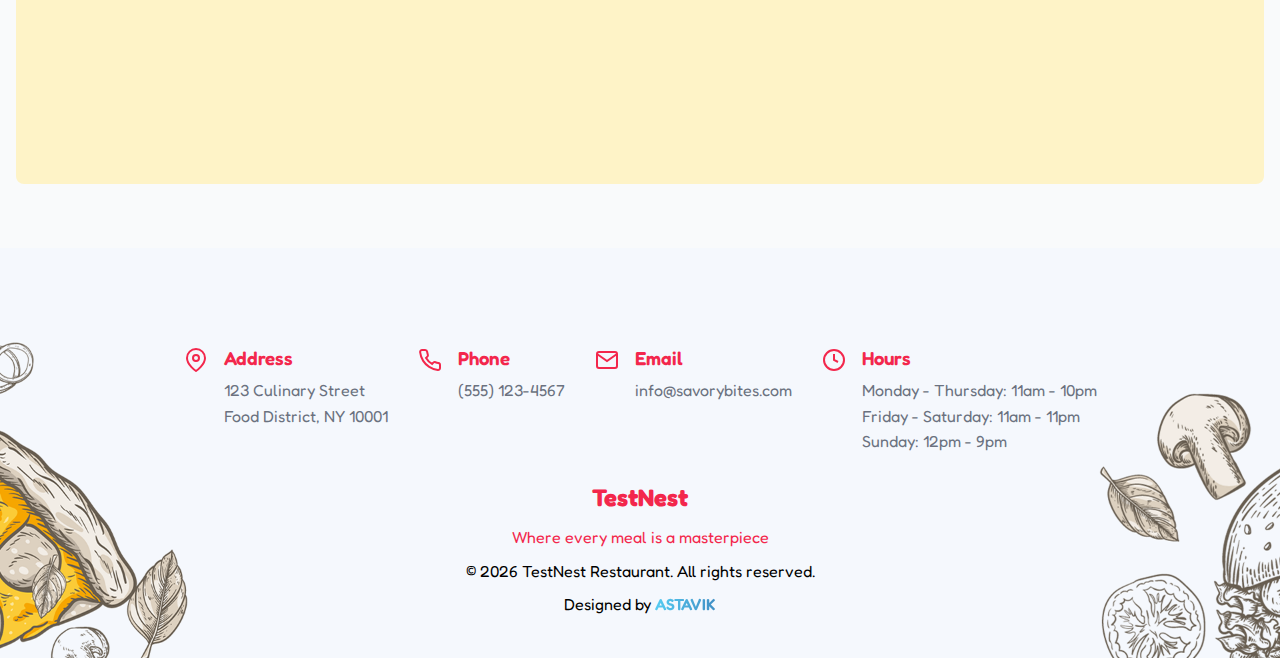
<file: home.html>
<!DOCTYPE html>
<html lang="en">
  <head>
    <meta charset="UTF-8" />
    <meta name="viewport" content="width=device-width, initial-scale=1.0" />

    <!-- coustom css -->
    <link rel="stylesheet" href="styles.css" />

    <!-- aos css -->
    <link href="https://unpkg.com/aos@2.3.1/dist/aos.css" rel="stylesheet" />

    <title>TestNest - Home</title>
  </head>
  <body>
    <!-- Navigation -->
    <nav class="navbar">
      <div class="nav-container">
        <div class="nav-logo">
          <svg
            class="logo-icon"
            viewBox="0 0 24 24"
            fill="none"
            stroke="currentColor"
            stroke-width="2"
          >
            <path
              d="M6 13.87A4 4 0 0 1 7.41 6a5.11 5.11 0 0 1 1.05-1.54 5 5 0 0 1 7.08 0A5.11 5.11 0 0 1 16.59 6 4 4 0 0 1 18 13.87V21H6Z"
            />
            <line x1="6" y1="17" x2="18" y2="17" />
          </svg>
          <span>TestNest</span>
        </div>

        <div class="nav-links" id="navLinks">
          <a href="home.html" class="nav-link">Home</a>
          <a href="menu.html" class="nav-link">Menu</a>
          <a href="booking.html" class="nav-link">Book Table</a>
          <a href="https://www.swiggy.com/" class="nav-link">Order Online</a>
          <a href="about.html" class="nav-link">About</a>
          <a href="contact.html" class="nav-link">Contact</a>
          <a href="login.html" class="nav-link">Login</a>
        </div>

        <button class="mobile-menu-btn" id="mobileMenuBtn">
          <span></span>
          <span></span>
          <span></span>
        </button>
      </div>
    </nav>

    <!-- hero section -->
    <div class="hero">
      <div class="container">
        <div class="hero-content" data-aos="fade-up">
          <h1 data-aos="fade-right">Welcome to TestNest</h1>
          <p data-aos="fade-left">
            Fantastic food deserves a space that enhances its flavors, where
            every detail is crafted to delight and inspire.
          </p>
          <a href="booking.html" class="btn-primary" data-aos="zoom-in">
            Book a Table
          </a>
        </div>
      </div>
    </div>

    <!-- Main Content -->
<main>
  <section class="section-one">
    <div id="homePage" class="page active">
      <div class="container">

        <div class="features">
          <div class="feature-card" data-aos="fade-up">
            <svg class="feature-icon" viewBox="0 0 24 24" fill="none" stroke="currentColor" stroke-width="2">
              <path d="M6 13.87A4 4 0 0 1 7.41 6a5.11 5.11 0 0 1 1.05-1.54 5 5 0 0 1 7.08 0A5.11 5.11 0 0 1 16.59 6 4 4 0 0 1 18 13.87V21H6Z"/>
              <line x1="6" y1="17" x2="18" y2="17" />
            </svg>
            <h3>Expert Chefs</h3>
            <p>Trained professionals crafting delicious meals</p>
          </div>

          <div class="feature-card" data-aos="fade-up" data-aos-delay="150">
            <svg class="feature-icon" viewBox="0 0 24 24" fill="none" stroke="currentColor" stroke-width="2">
              <path d="M3 2v7c0 1.1.9 2 2 2h4a2 2 0 0 0 2-2V2" />
              <path d="M7 2v20" />
              <path d="M21 15V2v0a5 5 0 0 0-5 5v6c0 1.1.9 2 2 2h3Zm0 0v7" />
            </svg>
            <h3>Quality Ingredients</h3>
            <p>Fresh, locally sourced produce daily</p>
          </div>

          <div class="feature-card" data-aos="fade-up" data-aos-delay="300">
            <svg class="feature-icon" viewBox="0 0 24 24" fill="none" stroke="currentColor" stroke-width="2">
              <path d="M20.84 4.61a5.5 5.5 0 0 0-7.78 0L12 5.67l-1.06-1.06a5.5 5.5 0 0 0-7.78 7.78l1.06 1.06L12 21.23l7.78-7.78 1.06-1.06a5.5 5.5 0 0 0 0-7.78z"/>
            </svg>
            <h3>Made with Love</h3>
            <p>Every dish prepared with passion</p>
          </div>
        </div>

        <div class="specialties">
          <h2 data-aos="fade-up">Our Specialties</h2>

          <div class="specialty-grid">
            <div class="specialty-card" data-aos="zoom-in">
              <figure>
                <img src="assets/home page img two.png" alt="">
              </figure>
              <h3>Signature Steaks</h3>
              <p>Premium cuts grilled to perfection</p>
            </div>

            <div class="specialty-card" data-aos="zoom-in" data-aos-delay="150">
              <figure>
                <img src="assets/home page img one.png" alt="">
              </figure>
              <h3>Fresh Seafood</h3>
              <p>Ocean-fresh catches prepared daily</p>
            </div>

            <div class="specialty-card" data-aos="zoom-in" data-aos-delay="300">
              <figure>
                <img src="assets/home page img five.png" alt="">
              </figure>
              <h3>Italian Classics</h3>
              <p>Authentic recipes from Italy</p>
            </div>

            <div class="specialty-card" data-aos="zoom-in" data-aos-delay="450">
              <figure>
                <img src="assets/home page img four.png" alt="">
              </figure>
              <h3>Decadent Desserts</h3>
              <p>Sweet endings to remember</p>
            </div>
          </div>
        </div>

      </div>
    </div>
  </section>
</main>


    <!-- footer -->
    <footer
      class="footer"
      style="background-image: url(assets/footer\ img.png)"
    >
      <div class="footer-wrapper">
        <div class="contact-info-wrapper">
          <div class="contact-info">
            <div class="contact-item">
              <svg
                class="contact-icon"
                viewBox="0 0 24 24"
                fill="none"
                stroke="currentColor"
                stroke-width="2"
              >
                <path d="M21 10c0 7-9 13-9 13s-9-6-9-13a9 9 0 0 1 18 0z" />
                <circle cx="12" cy="10" r="3" />
              </svg>
              <div>
                <h3>Address</h3>
                <p>123 Culinary Street<br />Food District, NY 10001</p>
              </div>
            </div>
            <div class="contact-item">
              <svg
                class="contact-icon"
                viewBox="0 0 24 24"
                fill="none"
                stroke="currentColor"
                stroke-width="2"
              >
                <path
                  d="M22 16.92v3a2 2 0 0 1-2.18 2 19.79 19.79 0 0 1-8.63-3.07 19.5 19.5 0 0 1-6-6 19.79 19.79 0 0 1-3.07-8.67A2 2 0 0 1 4.11 2h3a2 2 0 0 1 2 1.72 12.84 12.84 0 0 0 .7 2.81 2 2 0 0 1-.45 2.11L8.09 9.91a16 16 0 0 0 6 6l1.27-1.27a2 2 0 0 1 2.11-.45 12.84 12.84 0 0 0 2.81.7A2 2 0 0 1 22 16.92z"
                />
              </svg>
              <div>
                <h3>Phone</h3>
                <p>(555) 123-4567</p>
              </div>
            </div>
            <div class="contact-item">
              <svg
                class="contact-icon"
                viewBox="0 0 24 24"
                fill="none"
                stroke="currentColor"
                stroke-width="2"
              >
                <path
                  d="M4 4h16c1.1 0 2 .9 2 2v12c0 1.1-.9 2-2 2H4c-1.1 0-2-.9-2-2V6c0-1.1.9-2 2-2z"
                />
                <polyline points="22,6 12,13 2,6" />
              </svg>
              <div>
                <h3>Email</h3>
                <p>info@savorybites.com</p>
              </div>
            </div>
            <div class="contact-item">
              <svg
                class="contact-icon"
                viewBox="0 0 24 24"
                fill="none"
                stroke="currentColor"
                stroke-width="2"
              >
                <circle cx="12" cy="12" r="10" />
                <polyline points="12 6 12 12 16 14" />
              </svg>
              <div>
                <h3>Hours</h3>
                <p>
                  Monday - Thursday: 11am - 10pm<br />
                  Friday - Saturday: 11am - 11pm<br />
                  Sunday: 12pm - 9pm
                </p>
              </div>
            </div>
          </div>
        </div>
        <div class="footer-content">
          <h3>TestNest</h3>
          <p>Where every meal is a masterpiece</p>
          <p class="copyright">
            &copy; 2026 TestNest Restaurant. All rights reserved.
          </p>
          <p class="designer">
            Designed by <span class="gradient-animated">ASTAVIK</span>
          </p>
        </div>
      </div>
    </footer>

    <!-- aos -->
    <script src="https://unpkg.com/aos@2.3.4/dist/aos.js"></script>

    <script>
      AOS.init({
        duration: 1000,
        easing: "ease-in-out",
        once: true,
        offset: 120,
      });
    </script>

    <script src="script.js"></script>
  </body>
</html>
</file>
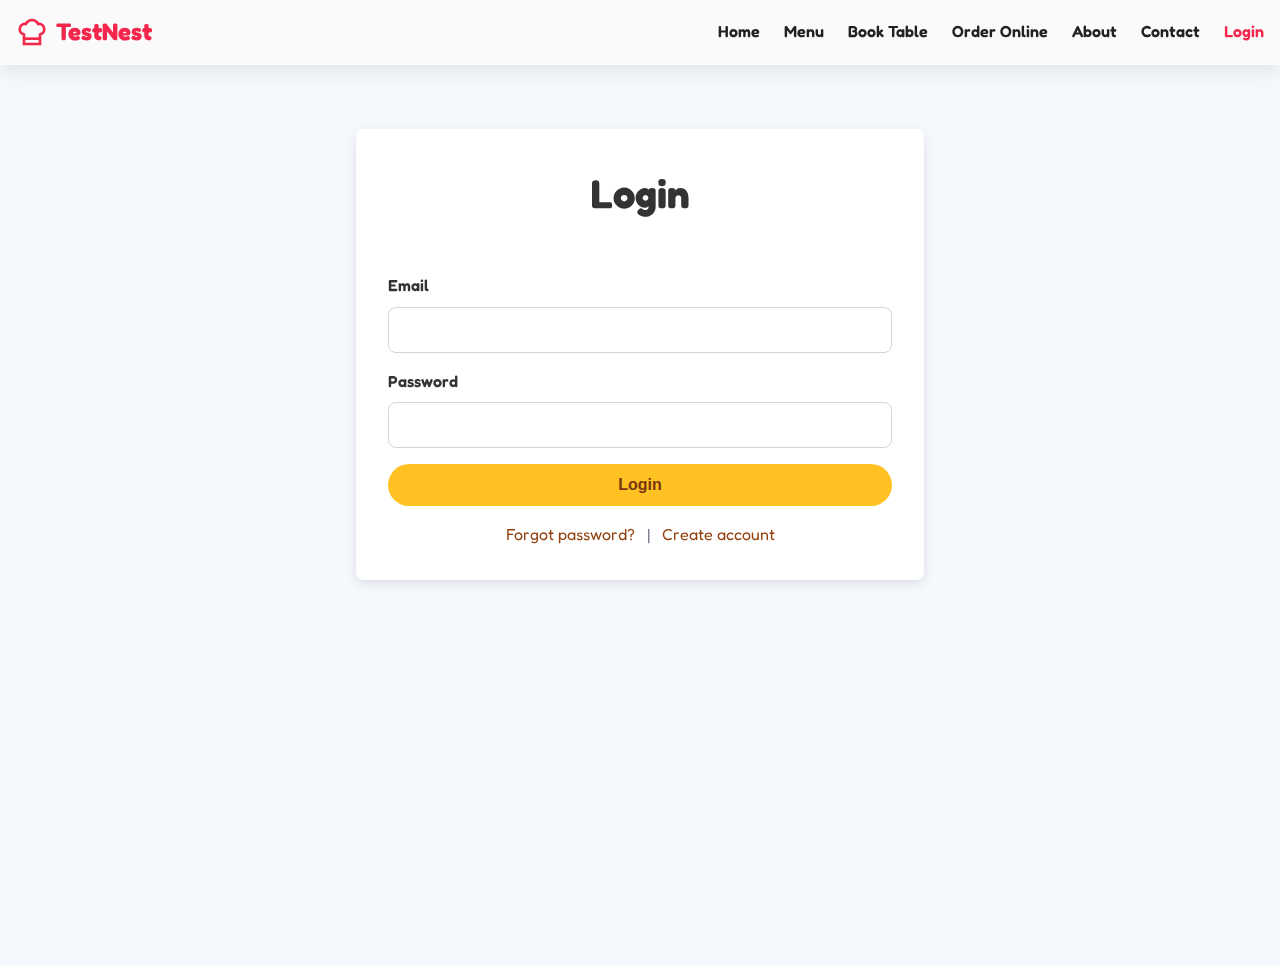
<file: login.html>
<!DOCTYPE html>
<html lang="en">
  <head>
    <meta charset="UTF-8" />
    <meta name="viewport" content="width=device-width, initial-scale=1.0" />

    <!-- coustom css -->
    <link rel="stylesheet" href="styles.css" />

    <!-- aos css -->
    <link href="https://unpkg.com/aos@2.3.1/dist/aos.css" rel="stylesheet" />

    <title>TestNest - Login</title>
  </head>
  <body>
    <!-- Navigation -->
    <nav class="navbar">
      <div class="nav-container">
        <div class="nav-logo">
          <svg
            class="logo-icon"
            viewBox="0 0 24 24"
            fill="none"
            stroke="currentColor"
            stroke-width="2"
          >
            <path
              d="M6 13.87A4 4 0 0 1 7.41 6a5.11 5.11 0 0 1 1.05-1.54 5 5 0 0 1 7.08 0A5.11 5.11 0 0 1 16.59 6 4 4 0 0 1 18 13.87V21H6Z"
            />
            <line x1="6" y1="17" x2="18" y2="17" />
          </svg>
          <span>TestNest</span>
        </div>

        <div class="nav-links" id="navLinks">
          <a href="home.html" class="nav-link">Home</a>
          <a href="menu.html" class="nav-link">Menu</a>
          <a href="booking.html" class="nav-link">Book Table</a>
          <a href="https://www.swiggy.com/" class="nav-link">Order Online</a>
          <a href="about.html" class="nav-link">About</a>
          <a href="contact.html" class="nav-link">Contact</a>
          <a href="login.html" class="nav-link">Login</a>
        </div>

        <button class="mobile-menu-btn" id="mobileMenuBtn">
          <span></span>
          <span></span>
          <span></span>
        </button>
      </div>
    </nav>

    <!-- Main Content -->
    <main>
      <div class="login-form-wrapper" data-aos="fade-in">
        <div class="container-small">
          <div class="form-card" data-aos="zoom-in">
            <h1 class="page-title" data-aos="fade-down">Login</h1>

            <div class="form-group" data-aos="fade-up">
              <label>Email</label>
              <input type="email" id="loginEmail" required />
            </div>

            <div class="form-group" data-aos="fade-up" data-aos-delay="100">
              <label>Password</label>
              <input type="password" id="loginPassword" required />
            </div>

            <button
              class="btn-primary btn-full"
              data-aos="zoom-in"
              data-aos-delay="200"
              onclick="submitLogin()"
            >
              Login
            </button>

            <div class="login-links" data-aos="fade-up" data-aos-delay="300">
              <a href="#">Forgot password?</a>
              <span>|</span>
              <a href="#">Create account</a>
            </div>
          </div>
        </div>
      </div>
    </main>

    <script src="https://unpkg.com/aos@2.3.4/dist/aos.js"></script>

    <script>
      AOS.init({
        duration: 1000,
        easing: "ease-in-out",
        once: true,
        offset: 120,
      });
    </script>
    <script src="script.js"></script>
  </body>
</html>
</file>
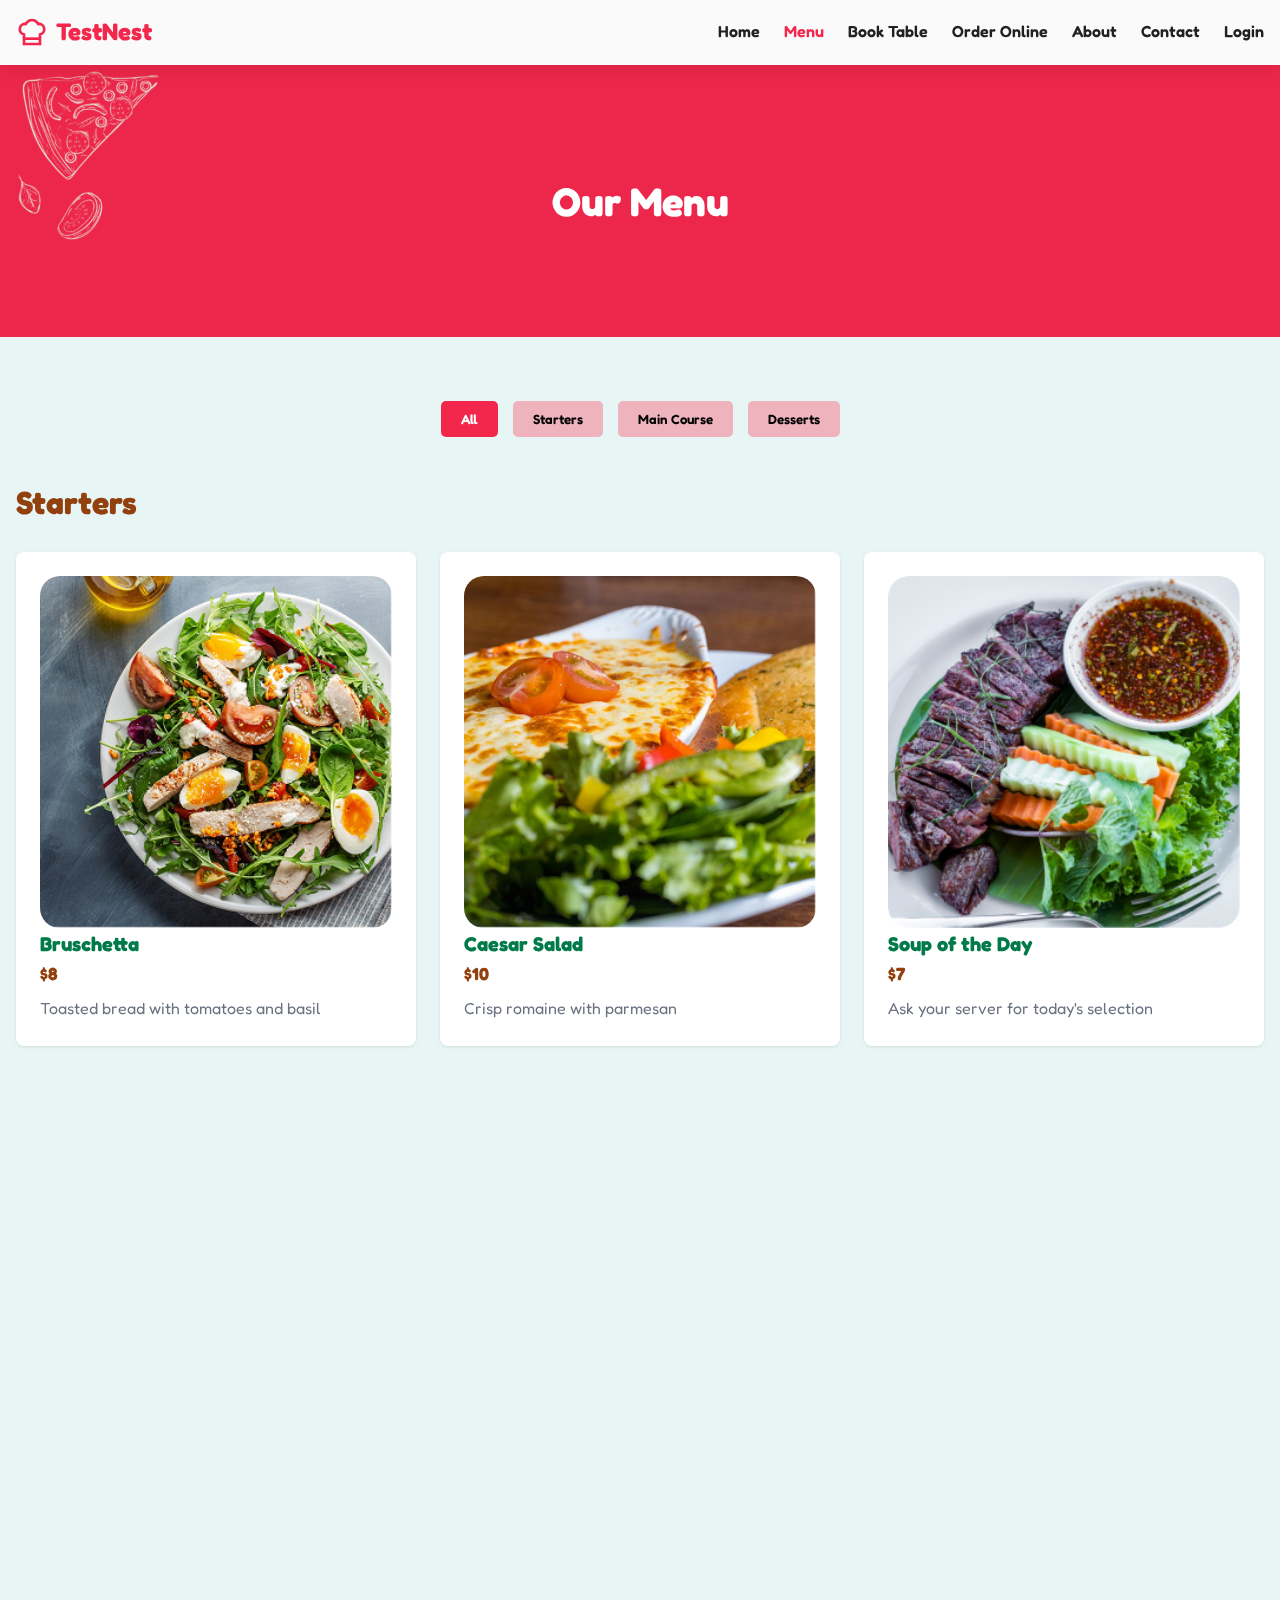
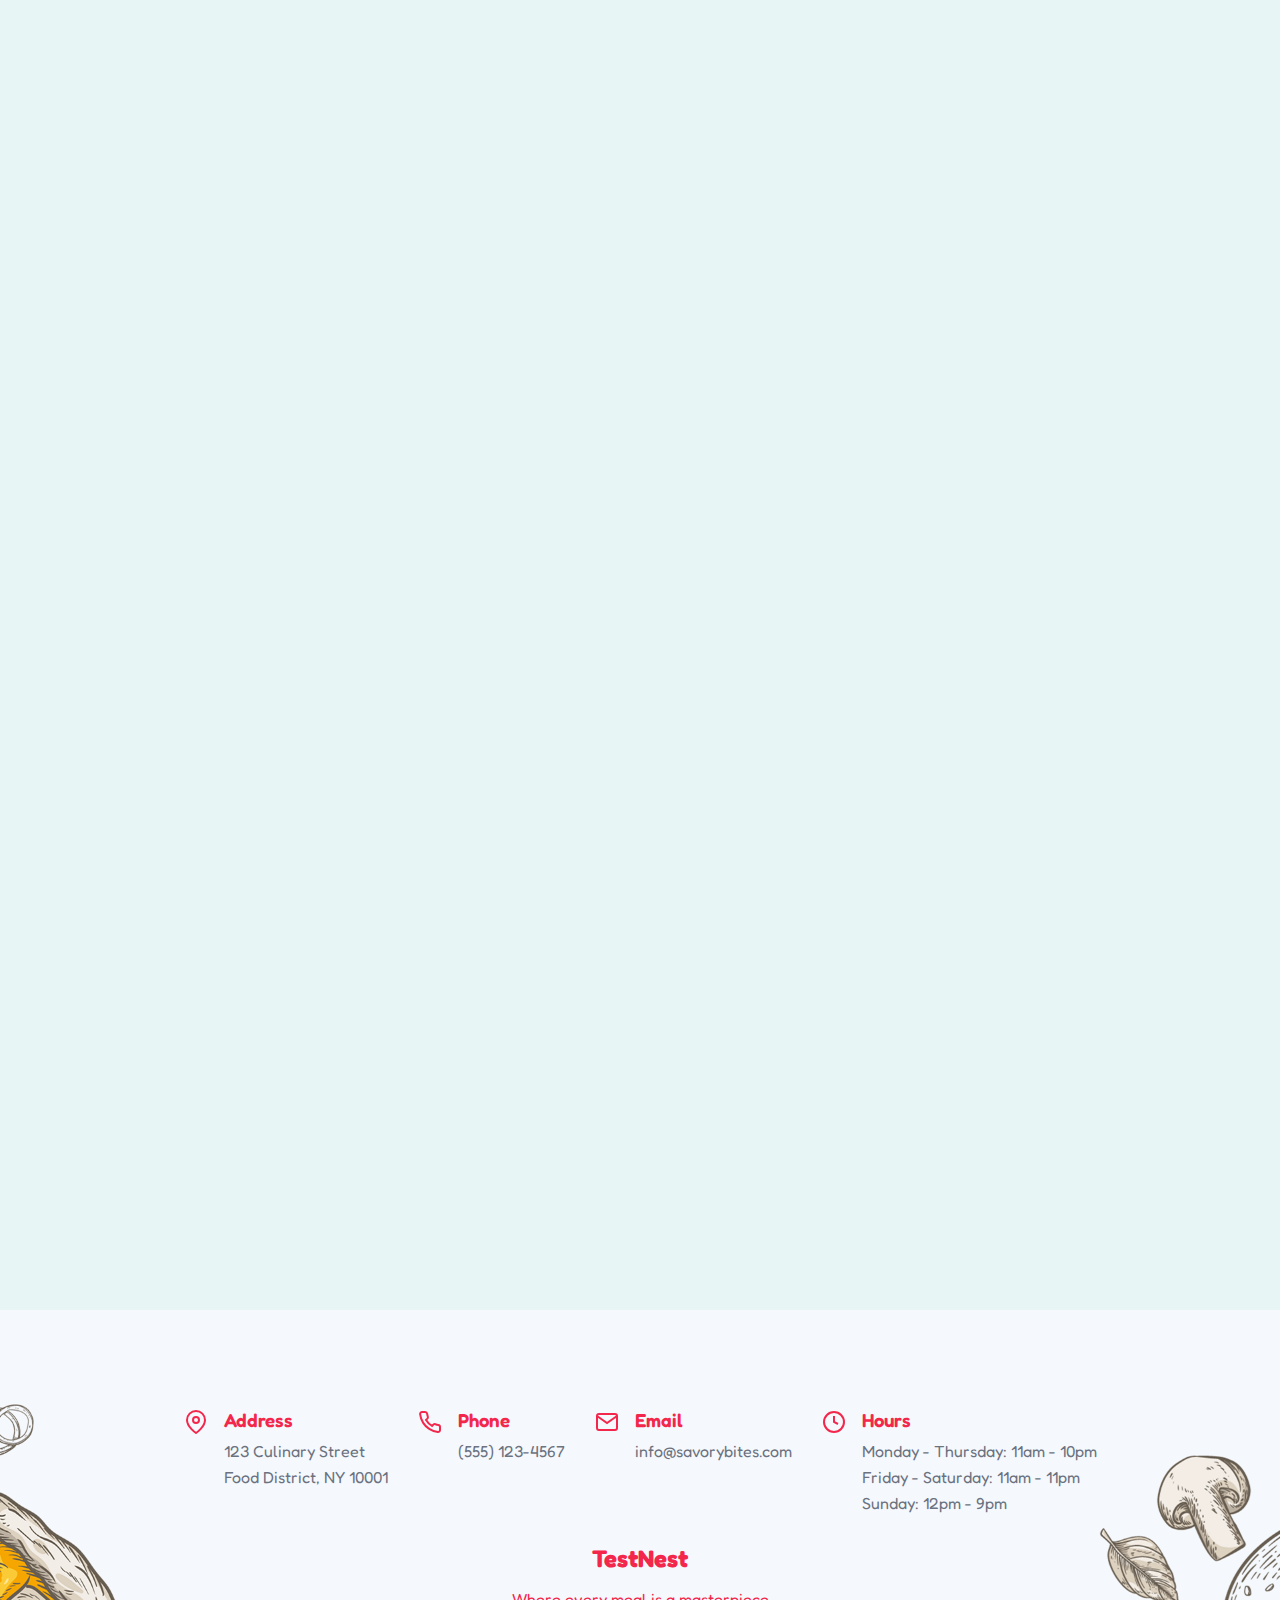
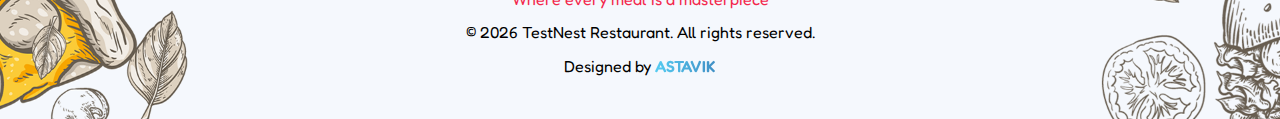
<file: menu.html>
<!DOCTYPE html>
<html lang="en">
  <head>
    <meta charset="UTF-8" />
    <meta name="viewport" content="width=device-width, initial-scale=1.0" />
    <!-- coustom css -->
    <link rel="stylesheet" href="styles.css" />

    <!-- aos css -->
    <link href="https://unpkg.com/aos@2.3.1/dist/aos.css" rel="stylesheet" />

    <title>TestNest - Menu</title>
  </head>
  <body>
    <!-- Navigation -->
    <nav class="navbar">
      <div class="nav-container">
        <div class="nav-logo">
          <svg
            class="logo-icon"
            viewBox="0 0 24 24"
            fill="none"
            stroke="currentColor"
            stroke-width="2"
          >
            <path
              d="M6 13.87A4 4 0 0 1 7.41 6a5.11 5.11 0 0 1 1.05-1.54 5 5 0 0 1 7.08 0A5.11 5.11 0 0 1 16.59 6 4 4 0 0 1 18 13.87V21H6Z"
            />
            <line x1="6" y1="17" x2="18" y2="17" />
          </svg>
          <span>TestNest</span>
        </div>

        <div class="nav-links" id="navLinks">
          <a href="home.html" class="nav-link">Home</a>
          <a href="menu.html" class="nav-link">Menu</a>
          <a href="booking.html" class="nav-link">Book Table</a>
          <a href="https://www.swiggy.com/" class="nav-link">Order Online</a>
          <a href="about.html" class="nav-link">About</a>
          <a href="contact.html" class="nav-link">Contact</a>
          <a href="login.html" class="nav-link">Login</a>
        </div>

        <button class="mobile-menu-btn" id="mobileMenuBtn">
          <span></span>
          <span></span>
          <span></span>
        </button>
      </div>
    </nav>

    <!-- hero section -->
    <section
      class="menu-hero-section"
      style="background-image: url(assets/menu\ banner.png)"
      data-aos="fade-in"
    >
      <h1 class="page-title" data-aos="zoom-in" data-aos-delay="200">
        Our Menu
      </h1>
    </section>

    <!-- Main Content -->
    <main>
      <section class="menu-section-wrapper">
        <div class="container">
          <!-- FILTER BUTTONS -->
          <div class="menu-filters" data-aos="fade-down">
            <button class="filter-btn active" data-filter="all">All</button>
            <button class="filter-btn" data-filter="starters">Starters</button>
            <button class="filter-btn" data-filter="main">Main Course</button>
            <button class="filter-btn" data-filter="desserts">Desserts</button>
          </div>

          <!-- STARTERS -->
          <div class="menu-section" data-category="starters">
            <h2 class="menu-category" data-aos="fade-right">Starters</h2>

            <div class="menu-grid three-col">
              <div class="menu-item" data-aos="fade-up">
                <div class="menu-header">
                  <img src="assets/menu item one.png" alt="" />
                  <h3>Bruschetta</h3>
                  <span class="price">$8</span>
                </div>
                <p>Toasted bread with tomatoes and basil</p>
              </div>

              <div class="menu-item" data-aos="fade-up" data-aos-delay="150">
                <div class="menu-header">
                  <img src="assets/menu item two.png" alt="" />
                  <h3>Caesar Salad</h3>
                  <span class="price">$10</span>
                </div>
                <p>Crisp romaine with parmesan</p>
              </div>

              <div class="menu-item" data-aos="fade-up" data-aos-delay="300">
                <div class="menu-header">
                  <img src="assets/menu item three.png" alt="" />
                  <h3>Soup of the Day</h3>
                  <span class="price">$7</span>
                </div>
                <p>Ask your server for today's selection</p>
              </div>
            </div>
          </div>

          <!-- MAIN COURSE -->
          <div class="menu-section" data-category="main">
            <h2 class="menu-category" data-aos="fade-right">Main Courses</h2>

            <div class="menu-grid two-col">
              <div class="menu-item" data-aos="zoom-in">
                <div class="menu-header">
                  <img src="assets/menu item four.png" alt="" />
                  <h3>Grilled Salmon</h3>
                  <span class="price">$24</span>
                </div>
                <p>Fresh Atlantic salmon with vegetables</p>
              </div>

              <div class="menu-item" data-aos="zoom-in" data-aos-delay="150">
                <div class="menu-header">
                  <img src="assets/menu item five.png" alt="" />
                  <h3>Ribeye Steak</h3>
                  <span class="price">$32</span>
                </div>
                <p>12oz premium aged beef</p>
              </div>

              <div class="menu-item" data-aos="zoom-in" data-aos-delay="300">
                <div class="menu-header">
                  <img src="assets/menu item six.png" alt="" />
                  <h3>Pasta Carbonara</h3>
                  <span class="price">$18</span>
                </div>
                <p>Classic Italian with pancetta</p>
              </div>

              <div class="menu-item" data-aos="zoom-in" data-aos-delay="450">
                <div class="menu-header">
                  <img src="assets/menu item seven.png" alt="" />
                  <h3>Chicken Parmesan</h3>
                  <span class="price">$20</span>
                </div>
                <p>Breaded chicken with marinara</p>
              </div>
            </div>
          </div>

          <!-- DESSERTS -->
          <div class="menu-section" data-category="desserts">
            <h2 class="menu-category" data-aos="fade-right">Desserts</h2>

            <div class="menu-grid three-col">
              <div class="menu-item" data-aos="flip-left">
                <div class="menu-header">
                  <img src="assets/menu item eight.png" alt="" />
                  <h3>Tiramisu</h3>
                  <span class="price">$9</span>
                </div>
                <p>Classic Italian coffee dessert</p>
              </div>

              <div class="menu-item" data-aos="flip-left" data-aos-delay="150">
                <div class="menu-header">
                  <img src="assets/menu item nine.png" alt="" />
                  <h3>Chocolate Lava Cake</h3>
                  <span class="price">$10</span>
                </div>
                <p>Warm cake with vanilla ice cream</p>
              </div>

              <div class="menu-item" data-aos="flip-left" data-aos-delay="300">
                <div class="menu-header">
                  <img src="assets/menu item ten.png" alt="" />
                  <h3>Cheesecake</h3>
                  <span class="price">$8</span>
                </div>
                <p>New York style with berry compote</p>
              </div>
            </div>
          </div>
        </div>
      </section>
    </main>

    <!-- Footer -->
    <footer
      class="footer"
      style="background-image: url(assets/footer\ img.png)"
    >
      <div class="footer-wrapper">
        <div class="contact-info-wrapper">
          <div class="contact-info">
            <div class="contact-item">
              <svg
                class="contact-icon"
                viewBox="0 0 24 24"
                fill="none"
                stroke="currentColor"
                stroke-width="2"
              >
                <path d="M21 10c0 7-9 13-9 13s-9-6-9-13a9 9 0 0 1 18 0z" />
                <circle cx="12" cy="10" r="3" />
              </svg>
              <div>
                <h3>Address</h3>
                <p>123 Culinary Street<br />Food District, NY 10001</p>
              </div>
            </div>
            <div class="contact-item">
              <svg
                class="contact-icon"
                viewBox="0 0 24 24"
                fill="none"
                stroke="currentColor"
                stroke-width="2"
              >
                <path
                  d="M22 16.92v3a2 2 0 0 1-2.18 2 19.79 19.79 0 0 1-8.63-3.07 19.5 19.5 0 0 1-6-6 19.79 19.79 0 0 1-3.07-8.67A2 2 0 0 1 4.11 2h3a2 2 0 0 1 2 1.72 12.84 12.84 0 0 0 .7 2.81 2 2 0 0 1-.45 2.11L8.09 9.91a16 16 0 0 0 6 6l1.27-1.27a2 2 0 0 1 2.11-.45 12.84 12.84 0 0 0 2.81.7A2 2 0 0 1 22 16.92z"
                />
              </svg>
              <div>
                <h3>Phone</h3>
                <p>(555) 123-4567</p>
              </div>
            </div>
            <div class="contact-item">
              <svg
                class="contact-icon"
                viewBox="0 0 24 24"
                fill="none"
                stroke="currentColor"
                stroke-width="2"
              >
                <path
                  d="M4 4h16c1.1 0 2 .9 2 2v12c0 1.1-.9 2-2 2H4c-1.1 0-2-.9-2-2V6c0-1.1.9-2 2-2z"
                />
                <polyline points="22,6 12,13 2,6" />
              </svg>
              <div>
                <h3>Email</h3>
                <p>info@savorybites.com</p>
              </div>
            </div>
            <div class="contact-item">
              <svg
                class="contact-icon"
                viewBox="0 0 24 24"
                fill="none"
                stroke="currentColor"
                stroke-width="2"
              >
                <circle cx="12" cy="12" r="10" />
                <polyline points="12 6 12 12 16 14" />
              </svg>
              <div>
                <h3>Hours</h3>
                <p>
                  Monday - Thursday: 11am - 10pm<br />
                  Friday - Saturday: 11am - 11pm<br />
                  Sunday: 12pm - 9pm
                </p>
              </div>
            </div>
          </div>
        </div>
        <div class="footer-content">
          <h3>TestNest</h3>
          <p>Where every meal is a masterpiece</p>
          <p class="copyright">
            &copy; 2026 TestNest Restaurant. All rights reserved.
          </p>
          <p class="designer">
            Designed by <span class="gradient-animated">ASTAVIK</span>
          </p>
        </div>
      </div>
    </footer>

    <!-- aos -->
    <script src="https://unpkg.com/aos@2.3.4/dist/aos.js"></script>

    <script>
      AOS.init({
        duration: 1000,
        easing: "ease-in-out",
        once: true,
        offset: 120,
      });
    </script>
    <script src="script.js"></script>
  </body>
</html>
</file>
<file: styles.css>
/* styles.css */
@import url("https://fonts.googleapis.com/css2?family=Cormorant+Garamond:ital,wght@0,300..700;1,300..700&family=Fredoka:wght@300..700&display=swap");

* {
  margin: 0;
  padding: 0;
  box-sizing: border-box;
}

body {
  font-family: "Fredoka", sans-serif;
  background-color: #f9fafb;
  color: #333;
  line-height: 1.6;
}

a {
  text-decoration: none;
}

/* Navigation */
.navbar {
  background: rgba(255, 255, 255, 0.15); /* transparent white */
  backdrop-filter: blur(10px);
  -webkit-backdrop-filter: blur(10px); /* Safari support */

  color: #f3274c;
  position: sticky;
  top: 0;
  z-index: 1000;

  box-shadow: 0 4px 20px rgba(0, 0, 0, 0.1);
  border-bottom: 1px solid rgba(255, 255, 255, 0.3);
}

.nav-container {
  max-width: 1280px;
  margin: 0 auto;
  padding: 0 1rem;
  display: flex;
  justify-content: space-between;
  align-items: center;
  height: 64px;
}

.nav-logo {
  display: flex;
  align-items: center;
  gap: 0.5rem;
  font-size: 1.5rem;
  font-weight: bold;
}

.logo-icon {
  width: 32px;
  height: 32px;
}

.nav-links {
  display: flex;
  gap: 1.5rem;
}

.nav-link:hover,
.nav-link.active {
  color: #f3274c;
}
.nav-links a {
  color: #212121;
  font-weight: 600;
  text-decoration: none;
  transition: color 0.3s;
  cursor: pointer;
}

.mobile-menu-btn {
  display: none;
  flex-direction: column;
  gap: 4px;
  background: none;
  border: none;
  cursor: pointer;
}

.mobile-menu-btn span {
  width: 25px;
  height: 3px;
  background-color: #000000;
  transition: 0.3s;
}

/* Container Styles */
.container {
  max-width: 1280px;
  margin: 0 auto;
  padding: 4rem 1rem;
}

.container-small {
  max-width: 600px;
  margin: 0 auto;
  padding: 4rem 1rem;
}

/* Hero Section */
.hero {
  height: 100vh;
  display: flex;
  justify-content: flex-start;
  align-items: center;
  color: white;

  background:
    linear-gradient(
      to bottom,
      rgba(0, 0, 0, 0.2),
      rgba(0, 0, 0, 0)
    ),
    url("assets/hero\ img.png");

  background-size: cover;
  background-position: center;
  background-repeat: no-repeat;
}

.hero-content {
  width: 65%;
}
.hero-content h1 {
  font-size: 5rem;
  margin-bottom: 1rem;
}

.hero-content p {
  font-size: 1.25rem;
  margin-bottom: 1.5rem;
}

/* Buttons */
.btn-primary {
  background-color: #ffc222;
  color: #78350f;
  padding: 0.75rem 2rem;
  border: none;
  border-radius: 50px;
  font-size: 1rem;
  font-weight: 600;
  cursor: pointer;
  transition: background-color 0.3s;
}

.btn-primary:hover {
  background-color: #fef3c7;
}

.btn-full {
  width: 100%;
}

/* Features */
.features {
  display: grid;
  grid-template-columns: repeat(auto-fit, minmax(250px, 1fr));
  gap: 2rem;
  margin-bottom: 4rem;
}

.feature-card {
  text-align: center;
  padding: 1.5rem;
}

.feature-icon {
  width: 64px;
  height: 64px;
  color: #92400e;
  margin: 0 auto 1rem;
}

.feature-card h3 {
  font-size: 1.25rem;
  margin-bottom: 0.5rem;
}

.feature-card p {
  color: #6b7280;
}

/* Specialties */
.specialties {
  background-color: #fef3c7;
  padding: 2rem;
  border-radius: 8px;
}

.specialties h2 {
  font-size: 2rem;
  text-align: center;
  margin-bottom: 1.5rem;
}

.specialty-grid {
  display: grid;
  grid-template-columns: repeat(auto-fit, minmax(250px, 1fr));
  gap: 1.5rem;
}

.specialty-card {
  background-color: white;
  padding: 1.5rem;
  border-radius: 8px;
  box-shadow: 0 1px 3px rgba(0, 0, 0, 0.1);
}

.specialty-card h3 {
  font-size: 1.25rem;
  margin-bottom: 0.5rem;
  color: #007a4b;
}

.specialty-card p {
  color: #6b7280;
}
.specialty-card img {
  width: 100%;
}

/* Page Management */
.page {
  display: none;
}

.page.active {
  display: block;
}

.page-title {
  font-size: 2.5rem;
  text-align: center;
  margin-bottom: 3rem;
}

/* Menu Page */
.menu-hero-section {
  background-size: cover;
  background-repeat: no-repeat;
  background-position: left;
}
.menu-hero-section .page-title {
  color: white;
  text-align: center;
  margin-bottom: 0px;
  padding: 104px 0;
}
.menu-section-wrapper {
  background-color: #e7f5f5;
}
.menu-section {
  margin-bottom: 3rem;
}

.menu-category {
  font-size: 2rem;
  color: #92400e;
  margin-bottom: 1.5rem;
}

.menu-grid {
  display: grid;
  gap: 1.5rem;
}

.menu-grid.three-col {
  grid-template-columns: repeat(auto-fit, minmax(280px, 1fr));
}

.menu-grid.two-col {
  grid-template-columns: repeat(auto-fit, minmax(350px, 1fr));
}

.menu-item {
  background-color: white;
  padding: 1.5rem;
  border-radius: 8px;
  box-shadow: 0 1px 3px rgba(0, 0, 0, 0.1);
  transition: box-shadow 0.3s;
}

.menu-item .menu-header h3 {
  color: #007a4b;
}
.menu-item .menu-header img {
  object-fit: cover;
  width: 100%;
  border-radius: 20px;
}
.menu-item:hover {
  box-shadow: 0 4px 12px rgba(0, 0, 0, 0.15);
}

.menu-header {
  display: flex;
  flex-direction: column;
  margin-bottom: 0.5rem;
}

.menu-item h3 {
  font-size: 1.25rem;
}

.price {
  color: #92400e;
  font-weight: bold;
  font-size: 1.1rem;
}

.menu-item p {
  color: #6b7280;
}

/* menu filter section */
.menu-filters {
  display: flex;
  justify-content: center;
  gap: 15px;
  margin-bottom: 40px;
}

.filter-btn {
  padding: 10px 20px;
  border: none;
  background: #eeb3bd;
  cursor: pointer;
  border-radius: 5px;
  font-weight: 600;
  font-family: "Fredoka", sans-serif;
}

.filter-btn.active {
  background: #f3274c;
  color: #fff;
}

.booking-section {
  background-size: cover;
  background-repeat: no-repeat;
  background-position: left;
}
/* Forms */
.form-card {
  background-color: white;
  padding: 2rem;
  border-radius: 8px;
  box-shadow: 0 4px 12px rgba(0, 0, 0, 0.1);
}

.form-group {
  margin-bottom: 1rem;
}

.form-group label {
  display: block;
  font-weight: 600;
  margin-bottom: 0.5rem;
}

.form-group input,
.form-group select,
.form-group textarea {
  width: 100%;
  padding: 0.75rem;
  border: 1px solid #d1d5db;
  border-radius: 8px;
  font-size: 1rem;
  font-family: inherit;
}

.form-group input:focus,
.form-group select:focus,
.form-group textarea:focus {
  outline: none;
  border-color: #92400e;
  box-shadow: 0 0 0 3px rgba(146, 64, 14, 0.1);
}

.form-row {
  display: grid;
  grid-template-columns: 1fr 1fr;
  gap: 1rem;
}

.form-group textarea {
  resize: vertical;
}

/* About Page */
.about-story {
  background-color: #fef3c7;
  padding: 2rem;
  border-radius: 8px;
  margin-bottom: 3rem;
}

.about-story h2 {
  font-size: 2rem;
  margin-bottom: 1rem;
}

.about-story p {
  font-size: 1.1rem;
  color: #4b5563;
  margin-bottom: 1rem;
}

.about-values {
  display: grid;
  grid-template-columns: repeat(auto-fit, minmax(300px, 1fr));
  gap: 2rem;
  margin-bottom: 3rem;
}

.value-card {
  background-color: white;
  padding: 2rem;
  border-radius: 8px;
  box-shadow: 0 1px 3px rgba(0, 0, 0, 0.1);
}

.value-card h3 {
  font-size: 1.5rem;
  margin-bottom: 1rem;
  color: #f3274c;
}

.value-card p,
.value-card ul {
  color: #4b5563;
}

.value-card ul {
  list-style: none;
  padding: 0;
}

.value-card ul li {
  padding: 0.5rem 0;
  padding-left: 1.5rem;
  position: relative;
}

.value-card ul li:before {
  content: "•";
  position: absolute;
  left: 0;
  color: #92400e;
  font-weight: bold;
}

.team-section {
  text-align: center;
}

.team-section h2 {
  font-size: 2rem;
  margin-bottom: 1.5rem;
  color: #f3274c;
}

.team-grid {
  display: grid;
  grid-template-columns: repeat(auto-fit, minmax(250px, 1fr));
  gap: 2rem;
}

.team-member {
  background-color: white;
  padding: 1.5rem;
  border-radius: 8px;
  box-shadow: 0 1px 3px rgba(0, 0, 0, 0.1);
}

.team-avatar {
  width: 96px;
  height: 96px;
  background-color: #fcd34d;
  border-radius: 50%;
  margin: 0 auto 1rem;
  display: flex;
  align-items: center;
  justify-content: center;
}

.team-avatar svg {
  width: 48px;
  height: 48px;
  color: #92400e;
}

.team-member h3 {
  font-size: 1.25rem;
  margin-bottom: 0.25rem;
}

.team-member p {
  color: #6b7280;
}

/* Contact Page */
.contact-grid {
  display: grid;
  grid-template-columns: repeat(auto-fit, minmax(350px, 1fr));
  gap: 3rem;
}

.contact-info h2 {
  font-size: 1.5rem;
  margin-bottom: 1.5rem;
}

.contact-item {
  display: flex;
  gap: 1rem;
  margin-bottom: 1.5rem;
}

.contact-icon {
  width: 24px;
  height: 24px;
  color: #92400e;
  flex-shrink: 0;
  margin-top: 0.25rem;
}

.contact-item h3 {
  font-weight: 600;
  margin-bottom: 0.25rem;
}

.contact-item p {
  color: #6b7280;
}

/* Login Page */
.login-links {
  text-align: center;
  margin-top: 1rem;
  color: #6b7280;
}

.login-links a {
  color: #92400e;
  text-decoration: none;
}

.login-links a:hover {
  text-decoration: underline;
}

.login-links span {
  margin: 0 0.5rem;
}
.login-form-wrapper{
    height: 100vh;
    background-color: #F5F8FD;
}

/* Footer */
.footer {
  height: 100%;
  background-size: cover;
  background-repeat: no-repeat;
  background-position: center;
  color: #f3274c;
  padding: 2rem 1rem;
  /* margin-top: 4rem; */
}
.footer-wrapper {
  margin-top: 4rem;
}
.contact-info-wrapper {
  display: flex;
  justify-content: center;
}
.contact-info-wrapper .contact-info {
  display: flex;
  gap: 30px;
flex-wrap: wrap;
}
.contact-info-wrapper .contact-info .contact-item svg {
  color: #f3274c;
}
.footer-content {
  text-align: center;
}

.footer-content h3 {
  font-size: 1.5rem;
  margin-bottom: 0.5rem;
}

.footer-content p {
  margin-bottom: 0.5rem;
}

.copyright {
  color: #000000;
}
.footer-content .designer {
  color: #000000;
}
.footer-content .designer span {
  font-weight: 600;
}
.gradient-animated {
  background: linear-gradient(270deg, #1e3c72, #2a5298, #56ccf2);
  background-size: 400% 400%;
  -webkit-background-clip: text;
  -webkit-text-fill-color: transparent;
  animation: gradientMove 5s ease infinite;
}

@keyframes gradientMove {
  0% {
    background-position: 0% 50%;
  }
  50% {
    background-position: 100% 50%;
  }
  100% {
    background-position: 0% 50%;
  }
}

/* Responsive Design */
@media screen and (max-width: 991px){
    .footer{
       background-position: right;
    }
}
@media screen and (max-width: 768px) {
  .nav-links {
    display: none;
    flex-direction: column;
    position: absolute;
    top: 64px;
    left: 0;
    right: 0;

    /* EXTRA GLASS EFFECT */
    background: rgba(255, 255, 255, 0.12);
    backdrop-filter: blur(25px) saturate(180%);
    -webkit-backdrop-filter: blur(25px) saturate(180%);

    box-shadow: 0 8px 32px rgba(0, 0, 0, 0.25),
      inset 0 0 0 1px rgba(255, 255, 255, 0.25);

    border-bottom: 1px solid rgba(255, 255, 255, 0.35);

    padding: 1.2rem;
    gap: 1.2rem;
    z-index: 999;
  }
  .nav-links::before {
    content: "";
    position: absolute;
    inset: 0;
    background: rgba(255, 255, 255, 0.08);
    backdrop-filter: blur(35px);
    -webkit-backdrop-filter: blur(35px);
    z-index: -1;
  }
  .nav-links.active {
    display: flex;
  }

  .mobile-menu-btn {
    display: flex;
  }

     .hero-content h1 {
        font-size: 4rem;
    }
.hero-content {
    width: 80%;
}
  .hero-content p {
    font-size: 1rem;
  }

  .form-row {
    grid-template-columns: 1fr;
  }

  .contact-grid {
    grid-template-columns: 1fr;
  }
}

@media screen and (max-width: 480px) {

    .hero-content h1 {
        font-size: 2rem;
    }
.hero-content {
    width: 100%;
}
  .page-title {
    font-size: 2rem;
  }

  .menu-category {
    font-size: 1.5rem;
  }
}
</file>
